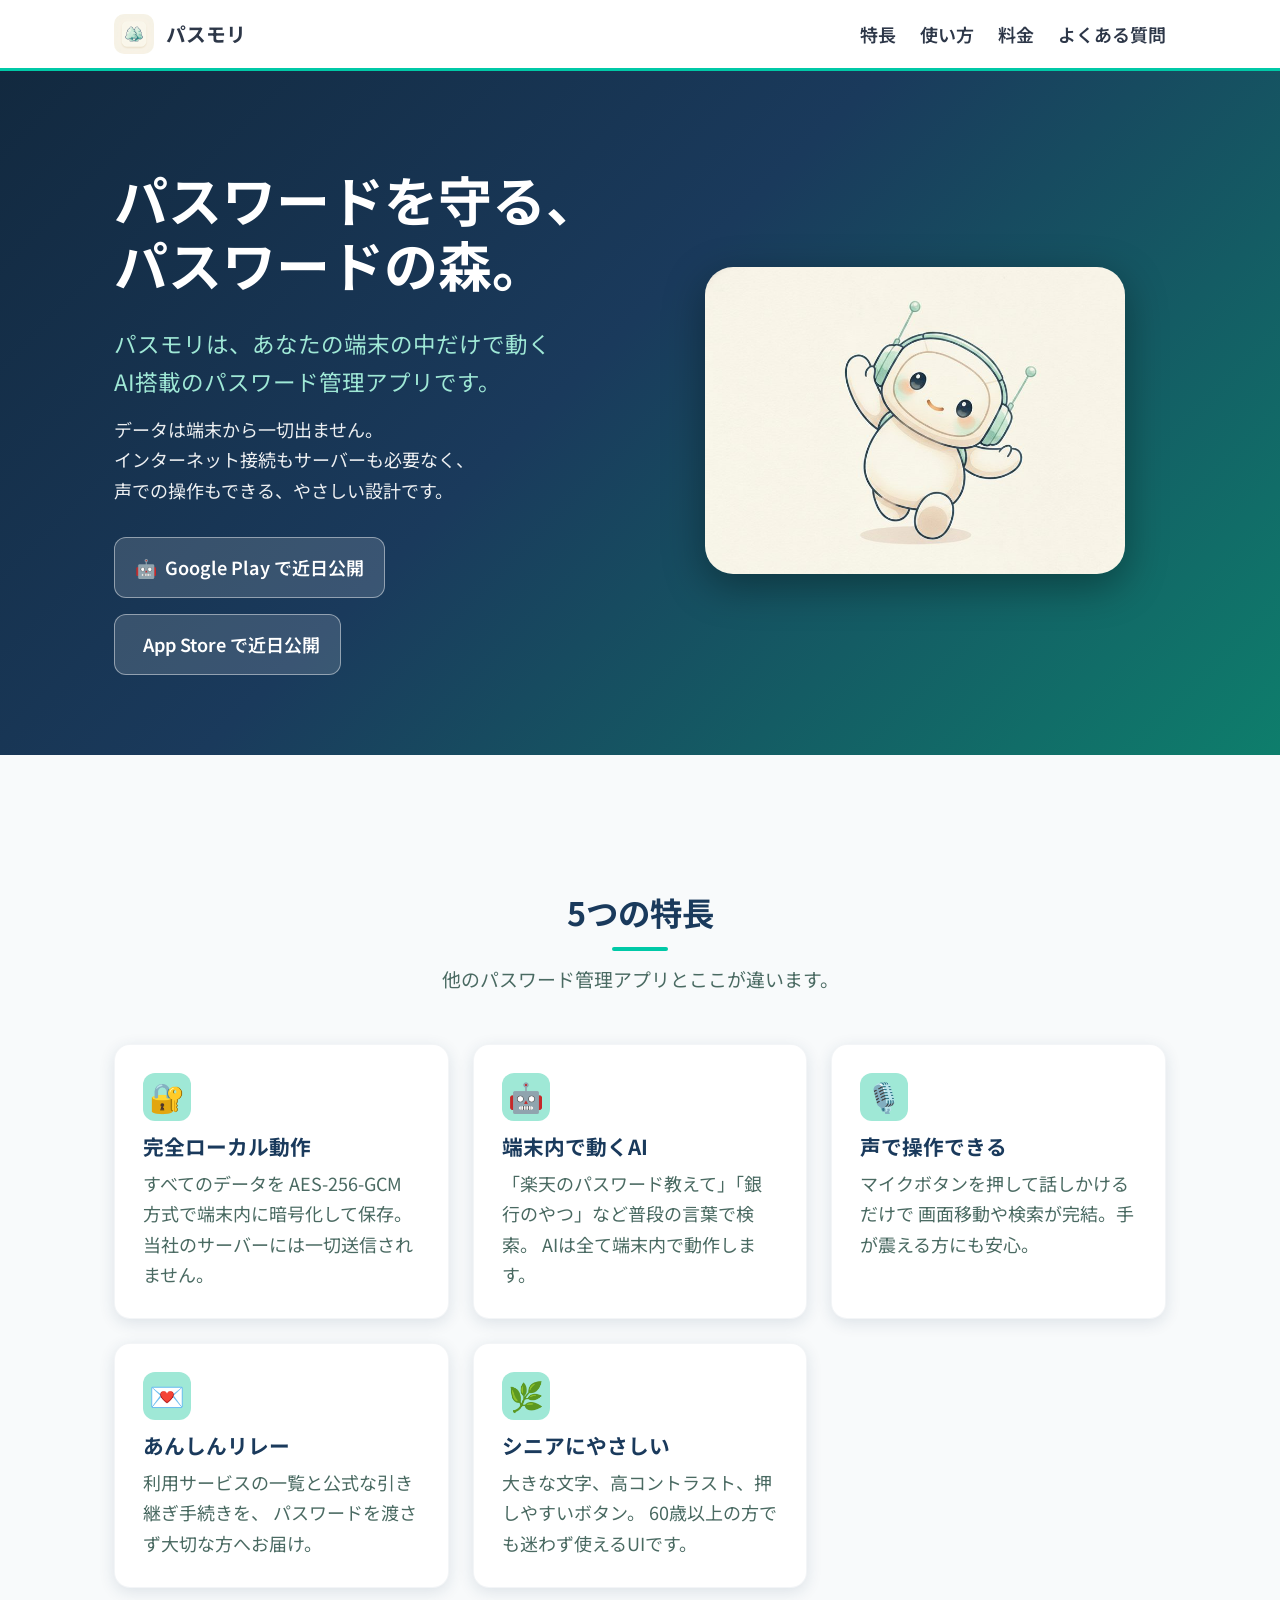
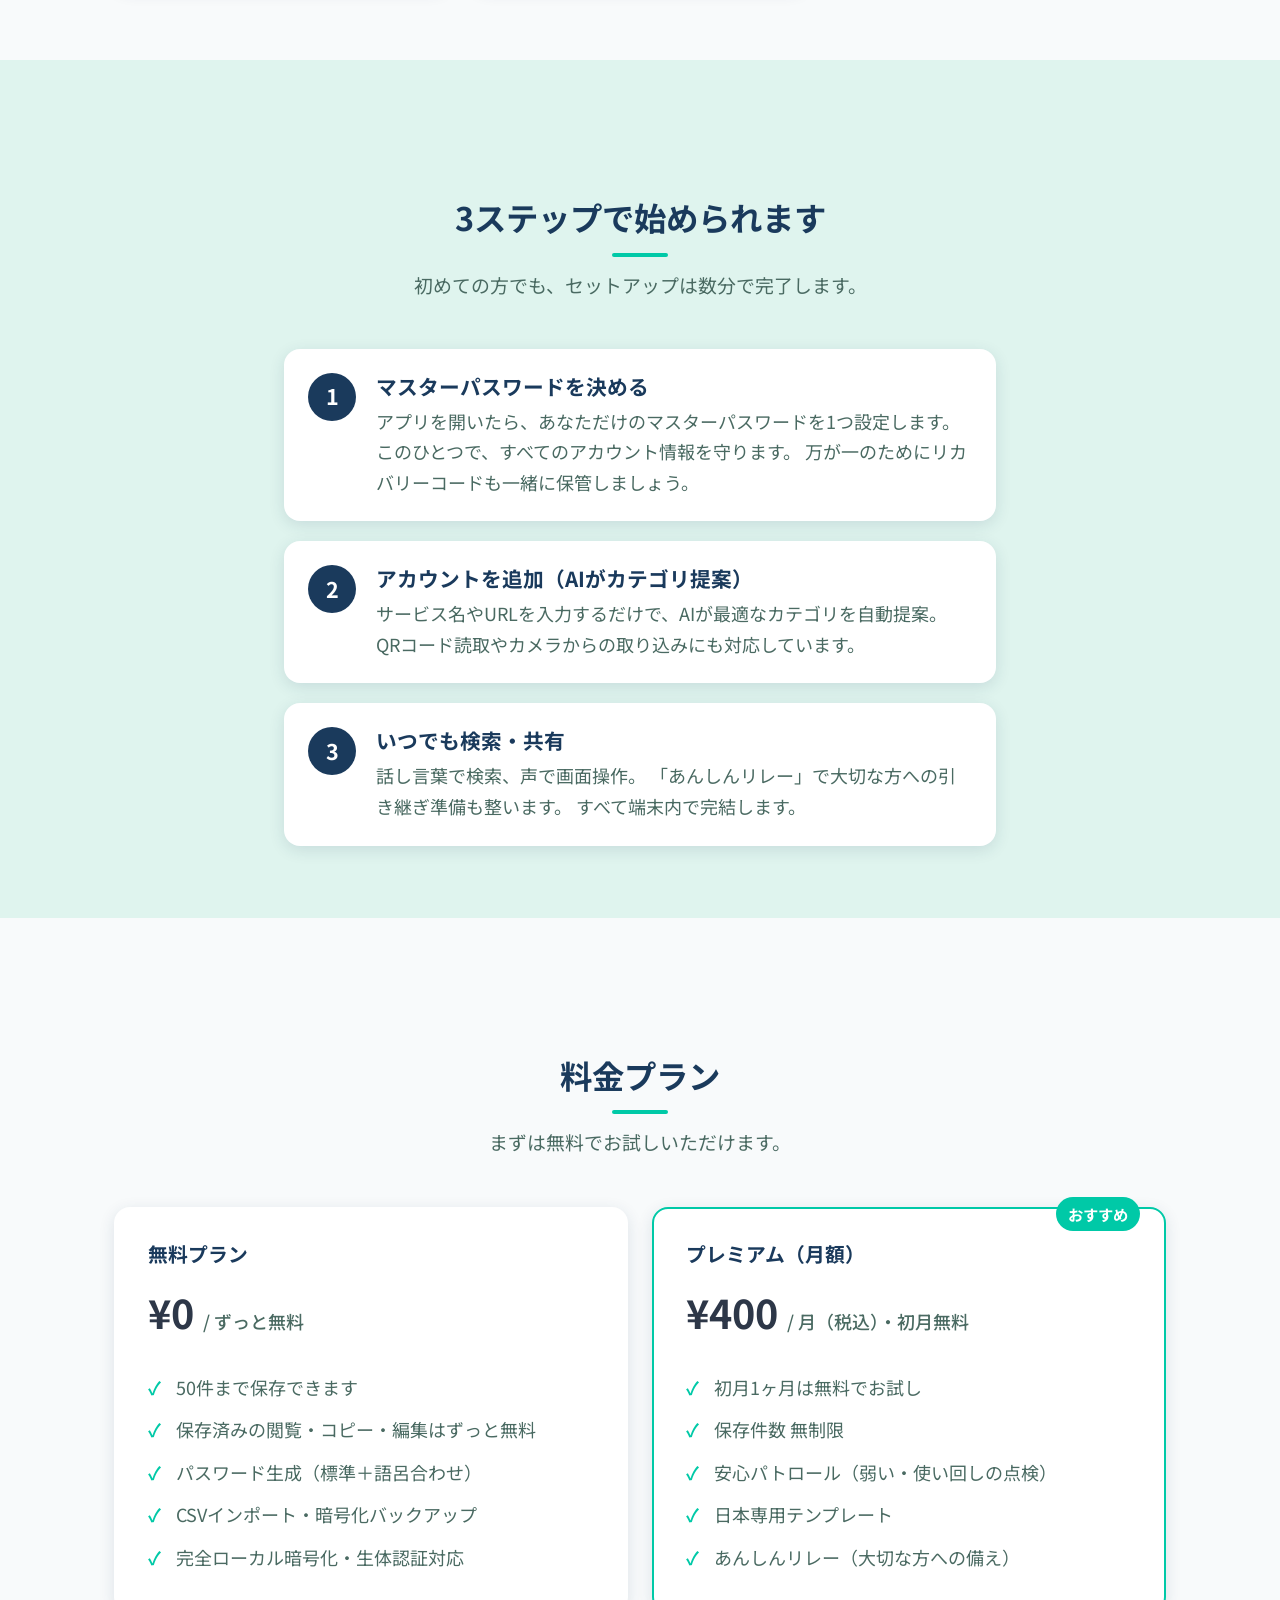
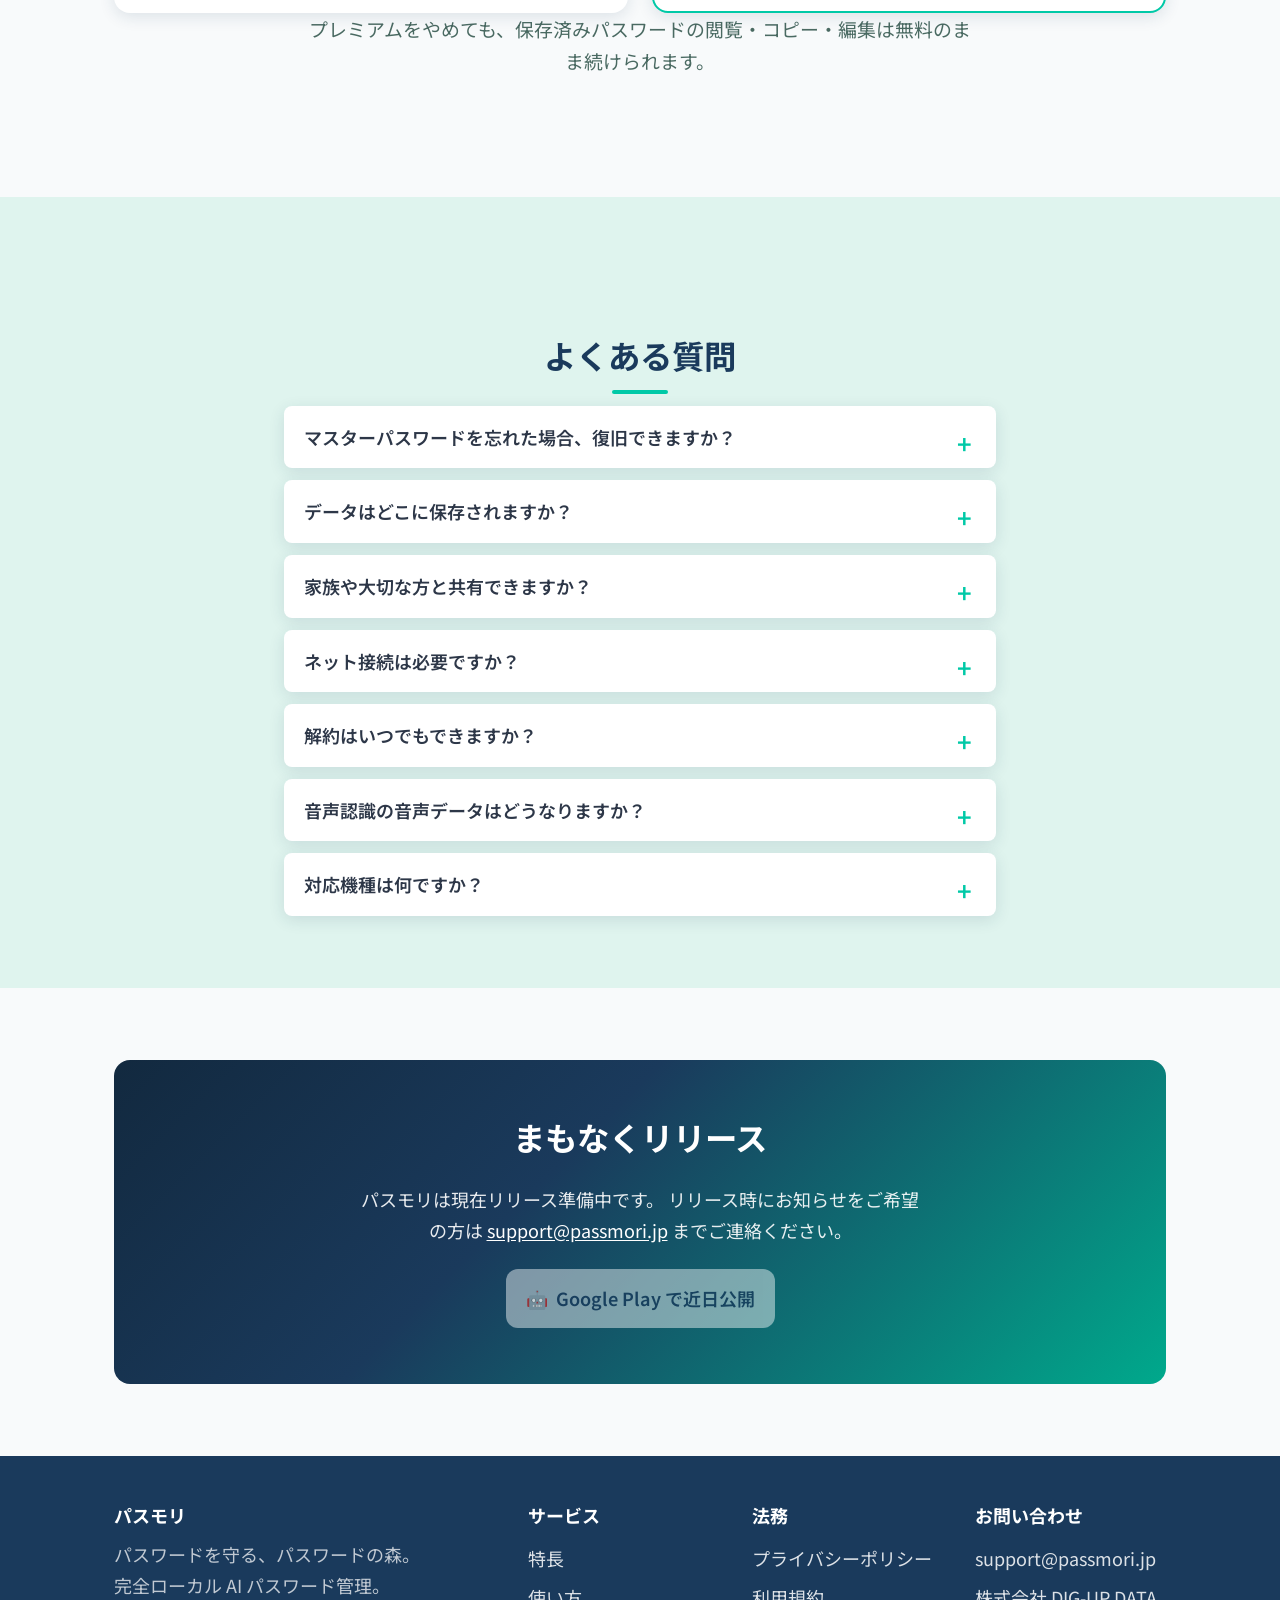
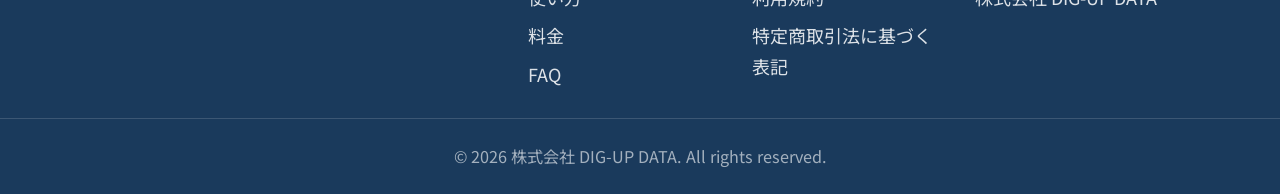
<file: index.html>
<!DOCTYPE html>
<html lang="ja">
<head>
<meta charset="UTF-8">
<meta name="viewport" content="width=device-width, initial-scale=1.0">
<title>パスモリ | 完全ローカルAIパスワード管理</title>
<meta name="description" content="パスモリは完全ローカルで動くAI搭載のパスワード管理アプリ。データは端末から一切出ません。声で操作でき、シニアにやさしい設計。">
<meta name="theme-color" content="#1A3A5C">

<!-- Open Graph -->
<meta property="og:title" content="パスモリ | 完全ローカルAIパスワード管理">
<meta property="og:description" content="パスワードを守る、パスワードの森。端末内だけで動くAI搭載パスワード管理。">
<meta property="og:type" content="website">
<meta property="og:url" content="https://passmori.jp/">
<meta property="og:image" content="https://passmori.jp/assets/lp/web/hero_robot.jpg">
<meta property="og:locale" content="ja_JP">

<!-- Twitter Card -->
<meta name="twitter:card" content="summary_large_image">
<meta name="twitter:title" content="パスモリ | 完全ローカルAIパスワード管理">
<meta name="twitter:description" content="パスワードを守る、パスワードの森。">
<meta name="twitter:image" content="https://passmori.jp/assets/lp/web/hero_robot.jpg">

<link rel="preconnect" href="https://fonts.googleapis.com">
<link rel="preconnect" href="https://fonts.gstatic.com" crossorigin>
<link rel="stylesheet" href="https://fonts.googleapis.com/css2?family=Noto+Sans+JP:wght@400;600;700&display=swap">
<link rel="stylesheet" href="assets/style.css">
<link rel="icon" href="assets/img/app-icon.jpg">
</head>
<body>

<!-- ============================================================
     Header
============================================================ -->
<header class="site-header">
  <div class="container">
    <a href="/" class="brand">
      <img src="assets/img/app-icon.jpg" alt="パスモリ ロゴ">
      <span class="brand-name">パスモリ</span>
    </a>
    <nav class="nav-links">
      <a href="#features">特長</a>
      <a href="#how">使い方</a>
      <a href="#pricing">料金</a>
      <a href="#faq">よくある質問</a>
    </nav>
  </div>
</header>

<!-- ============================================================
     Hero
============================================================ -->
<section class="hero">
  <div class="container">
    <div class="hero-copy">
      <h1>パスワードを守る、<br>パスワードの森。</h1>
      <p class="lead">
        パスモリは、あなたの端末の中だけで動く<br>
        AI搭載のパスワード管理アプリです。
      </p>
      <p>
        データは端末から一切出ません。<br>
        インターネット接続もサーバーも必要なく、<br>
        声での操作もできる、やさしい設計です。
      </p>
      <div class="badges">
        <a class="badge-store disabled" aria-disabled="true">
          <span>🤖</span>
          <span>Google Play で近日公開</span>
        </a>
        <a class="badge-store disabled" aria-disabled="true">
          <span></span>
          <span>App Store で近日公開</span>
        </a>
      </div>
    </div>
    <div class="hero-img">
      <img src="assets/lp/web/hero_robot.jpg" alt="パスモリのアシスタントロボット「パスもり」">
    </div>
  </div>
</section>

<!-- ============================================================
     Features
============================================================ -->
<section id="features">
  <div class="container">
    <h2 class="section-title">5つの特長</h2>
    <p class="section-lead">
      他のパスワード管理アプリとここが違います。
    </p>
    <div class="features">

      <div class="feature">
        <div class="icon">🔐</div>
        <h3>完全ローカル動作</h3>
        <p>
          すべてのデータを AES-256-GCM 方式で端末内に暗号化して保存。
          当社のサーバーには一切送信されません。
        </p>
      </div>

      <div class="feature">
        <div class="icon">🤖</div>
        <h3>端末内で動くAI</h3>
        <p>
          「楽天のパスワード教えて」「銀行のやつ」など普段の言葉で検索。
          AIは全て端末内で動作します。
        </p>
      </div>

      <div class="feature">
        <div class="icon">🎙️</div>
        <h3>声で操作できる</h3>
        <p>
          マイクボタンを押して話しかけるだけで
          画面移動や検索が完結。手が震える方にも安心。
        </p>
      </div>

      <div class="feature">
        <div class="icon">💌</div>
        <h3>あんしんリレー</h3>
        <p>
          利用サービスの一覧と公式な引き継ぎ手続きを、
          パスワードを渡さず大切な方へお届け。
        </p>
      </div>

      <div class="feature">
        <div class="icon">🌿</div>
        <h3>シニアにやさしい</h3>
        <p>
          大きな文字、高コントラスト、押しやすいボタン。
          60歳以上の方でも迷わず使えるUIです。
        </p>
      </div>

    </div>
  </div>
</section>

<!-- ============================================================
     How it works
============================================================ -->
<section id="how" style="background: var(--mint-pale);">
  <div class="container">
    <h2 class="section-title">3ステップで始められます</h2>
    <p class="section-lead">
      初めての方でも、セットアップは数分で完了します。
    </p>
    <div class="narrow">
      <div class="steps">

        <div class="step">
          <div>
            <h3>マスターパスワードを決める</h3>
            <p>
              アプリを開いたら、あなただけのマスターパスワードを1つ設定します。
              このひとつで、すべてのアカウント情報を守ります。
              万が一のためにリカバリーコードも一緒に保管しましょう。
            </p>
          </div>
        </div>

        <div class="step">
          <div>
            <h3>アカウントを追加（AIがカテゴリ提案）</h3>
            <p>
              サービス名やURLを入力するだけで、AIが最適なカテゴリを自動提案。
              QRコード読取やカメラからの取り込みにも対応しています。
            </p>
          </div>
        </div>

        <div class="step">
          <div>
            <h3>いつでも検索・共有</h3>
            <p>
              話し言葉で検索、声で画面操作。
              「あんしんリレー」で大切な方への引き継ぎ準備も整います。
              すべて端末内で完結します。
            </p>
          </div>
        </div>

      </div>
    </div>
  </div>
</section>

<!-- ============================================================
     Pricing
============================================================ -->
<section id="pricing">
  <div class="container">
    <h2 class="section-title">料金プラン</h2>
    <p class="section-lead">
      まずは無料でお試しいただけます。
    </p>
    <div class="pricing">

      <div class="price-card">
        <h3>無料プラン</h3>
        <div class="amount">¥0 <small>/ ずっと無料</small></div>
        <ul>
          <li>50件まで保存できます</li>
          <li>保存済みの閲覧・コピー・編集はずっと無料</li>
          <li>パスワード生成（標準＋語呂合わせ）</li>
          <li>CSVインポート・暗号化バックアップ</li>
          <li>完全ローカル暗号化・生体認証対応</li>
        </ul>
      </div>

      <div class="price-card recommended">
        <span class="ribbon">おすすめ</span>
        <h3>プレミアム（月額）</h3>
        <div class="amount">¥400 <small>/ 月（税込）・初月無料</small></div>
        <ul>
          <li>初月1ヶ月は無料でお試し</li>
          <li>保存件数 無制限</li>
          <li>安心パトロール（弱い・使い回しの点検）</li>
          <li>日本専用テンプレート</li>
          <li>あんしんリレー（大切な方への備え）</li>
        </ul>
      </div>

    </div>
    <p class="section-lead">
      プレミアムをやめても、保存済みパスワードの閲覧・コピー・編集は無料のまま続けられます。
    </p>
  </div>
</section>

<!-- ============================================================
     FAQ
============================================================ -->
<section id="faq" style="background: var(--mint-pale);">
  <div class="container narrow">
    <h2 class="section-title">よくある質問</h2>

    <div class="faq">

      <details>
        <summary>マスターパスワードを忘れた場合、復旧できますか？</summary>
        <p>
          設定時に発行される「リカバリーコード」を保管されていれば復旧できます。
          マスターパスワードとリカバリーコードをどちらも紛失された場合、
          技術的に復元することは当社でも不可能です（データは完全に端末内で
          暗号化されているため）。ご登録時に必ず安全な場所にメモしてください。
        </p>
      </details>

      <details>
        <summary>データはどこに保存されますか？</summary>
        <p>
          お客様の端末内にのみ暗号化して保存されます（AES-256-GCM方式）。
          当社のサーバーやクラウドには一切送信されません。
          アプリをアンインストールするとすべてのデータが消去されます。
        </p>
      </details>

      <details>
        <summary>家族や大切な方と共有できますか？</summary>
        <p>
          「あんしんリレー」機能で、パスワード本体を渡さずに
          「どのサービスを利用していたか」と「各サービスの公式な引き継ぎ手続き」を
          PDF・テキスト・印刷でお渡しできます。
          もしもの時の備えとしてご活用ください。
        </p>
      </details>

      <details>
        <summary>ネット接続は必要ですか？</summary>
        <p>
          アプリの動作にインターネット接続は不要です。
          AI検索・音声操作・カテゴリ推定もすべて端末内で動作します。
          接続が必要なのは、アプリのダウンロード時・購入時・各サービスの公式
          引き継ぎページへアクセスする時だけです。
        </p>
      </details>

      <details>
        <summary>解約はいつでもできますか？</summary>
        <p>
          はい。Google Play Store または App Store のサブスクリプション管理画面から
          いつでも解約できます。解約しても現在の課金期間が終了するまで
          有料機能を引き続きご利用いただけます。
        </p>
      </details>

      <details>
        <summary>音声認識の音声データはどうなりますか？</summary>
        <p>
          デフォルトの「標準モード」では、端末OSの音声認識機能（Google音声認識 /
          Apple Speech Framework）を経由してテキスト化します。
          設定画面で「完全オフラインモード」に切り替えると、音声データは端末外に
          一切送信されません（別途言語パックのダウンロードが必要）。
        </p>
      </details>

      <details>
        <summary>対応機種は何ですか？</summary>
        <p>
          まず Android 14 以降を対応予定です。iOS 版は Android の反響を見て
          リリースを判断します。シニア向け端末（らくらくスマートフォン等）
          でも動作するよう、軽量に設計されています。
        </p>
      </details>

    </div>
  </div>
</section>

<!-- ============================================================
     CTA
============================================================ -->
<section>
  <div class="container">
    <div class="cta">
      <h2>まもなくリリース</h2>
      <p>
        パスモリは現在リリース準備中です。
        リリース時にお知らせをご希望の方は
        <a href="mailto:support@passmori.jp" style="color: #fff; text-decoration: underline;">support@passmori.jp</a>
        までご連絡ください。
      </p>
      <a class="badge-store disabled" aria-disabled="true">
        <span>🤖</span>
        <span>Google Play で近日公開</span>
      </a>
    </div>
  </div>
</section>

<!-- ============================================================
     Footer
============================================================ -->
<footer class="site-footer">
  <div class="container">
    <div>
      <h4>パスモリ</h4>
      <p style="margin: 0; opacity: 0.85;">
        パスワードを守る、パスワードの森。<br>
        完全ローカル AI パスワード管理。
      </p>
    </div>
    <div>
      <h4>サービス</h4>
      <ul>
        <li><a href="#features">特長</a></li>
        <li><a href="#how">使い方</a></li>
        <li><a href="#pricing">料金</a></li>
        <li><a href="#faq">FAQ</a></li>
      </ul>
    </div>
    <div>
      <h4>法務</h4>
      <ul>
        <li><a href="privacy.html">プライバシーポリシー</a></li>
        <li><a href="terms.html">利用規約</a></li>
        <li><a href="commercial.html">特定商取引法に基づく表記</a></li>
      </ul>
    </div>
    <div>
      <h4>お問い合わせ</h4>
      <ul>
        <li><a href="mailto:support@passmori.jp">support@passmori.jp</a></li>
        <li>株式会社 DIG-UP DATA</li>
      </ul>
    </div>
  </div>
  <div class="footer-bottom">
    © 2026 株式会社 DIG-UP DATA. All rights reserved.
  </div>
</footer>

</body>
</html>
</file>
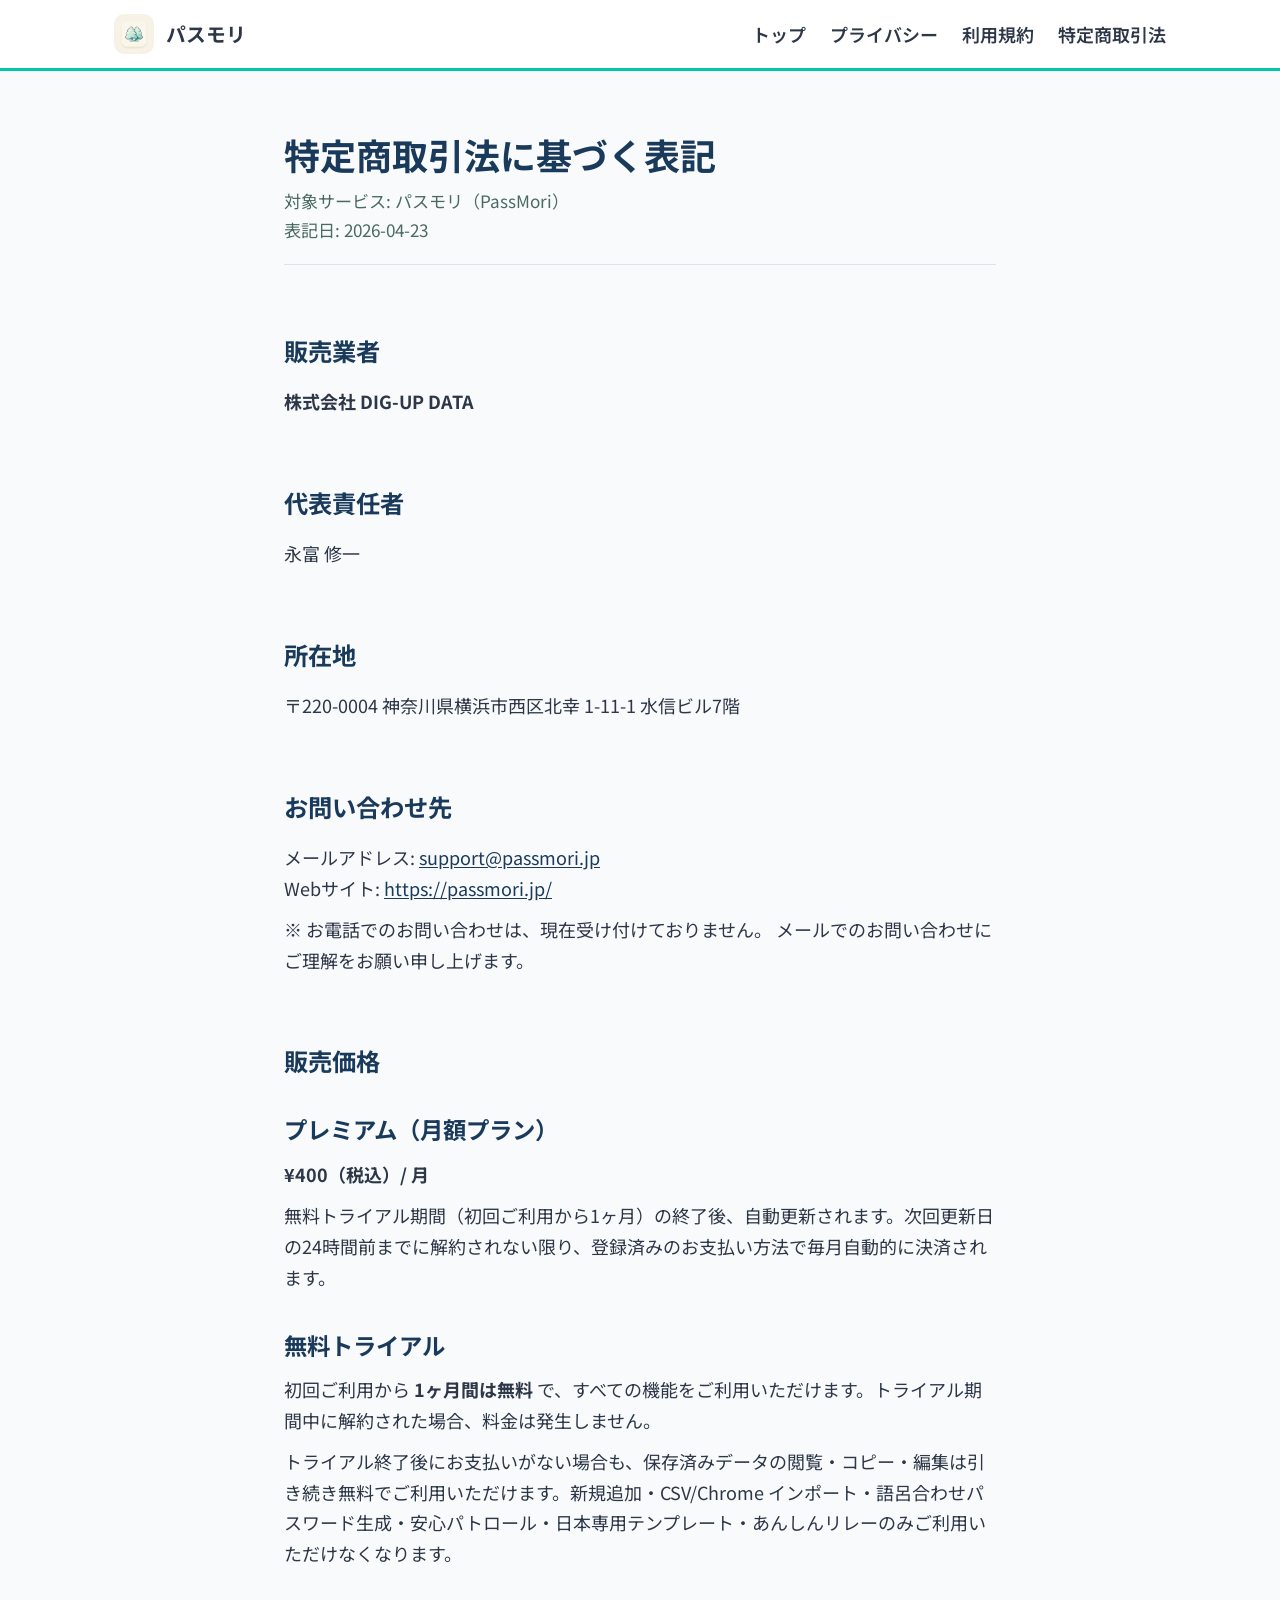
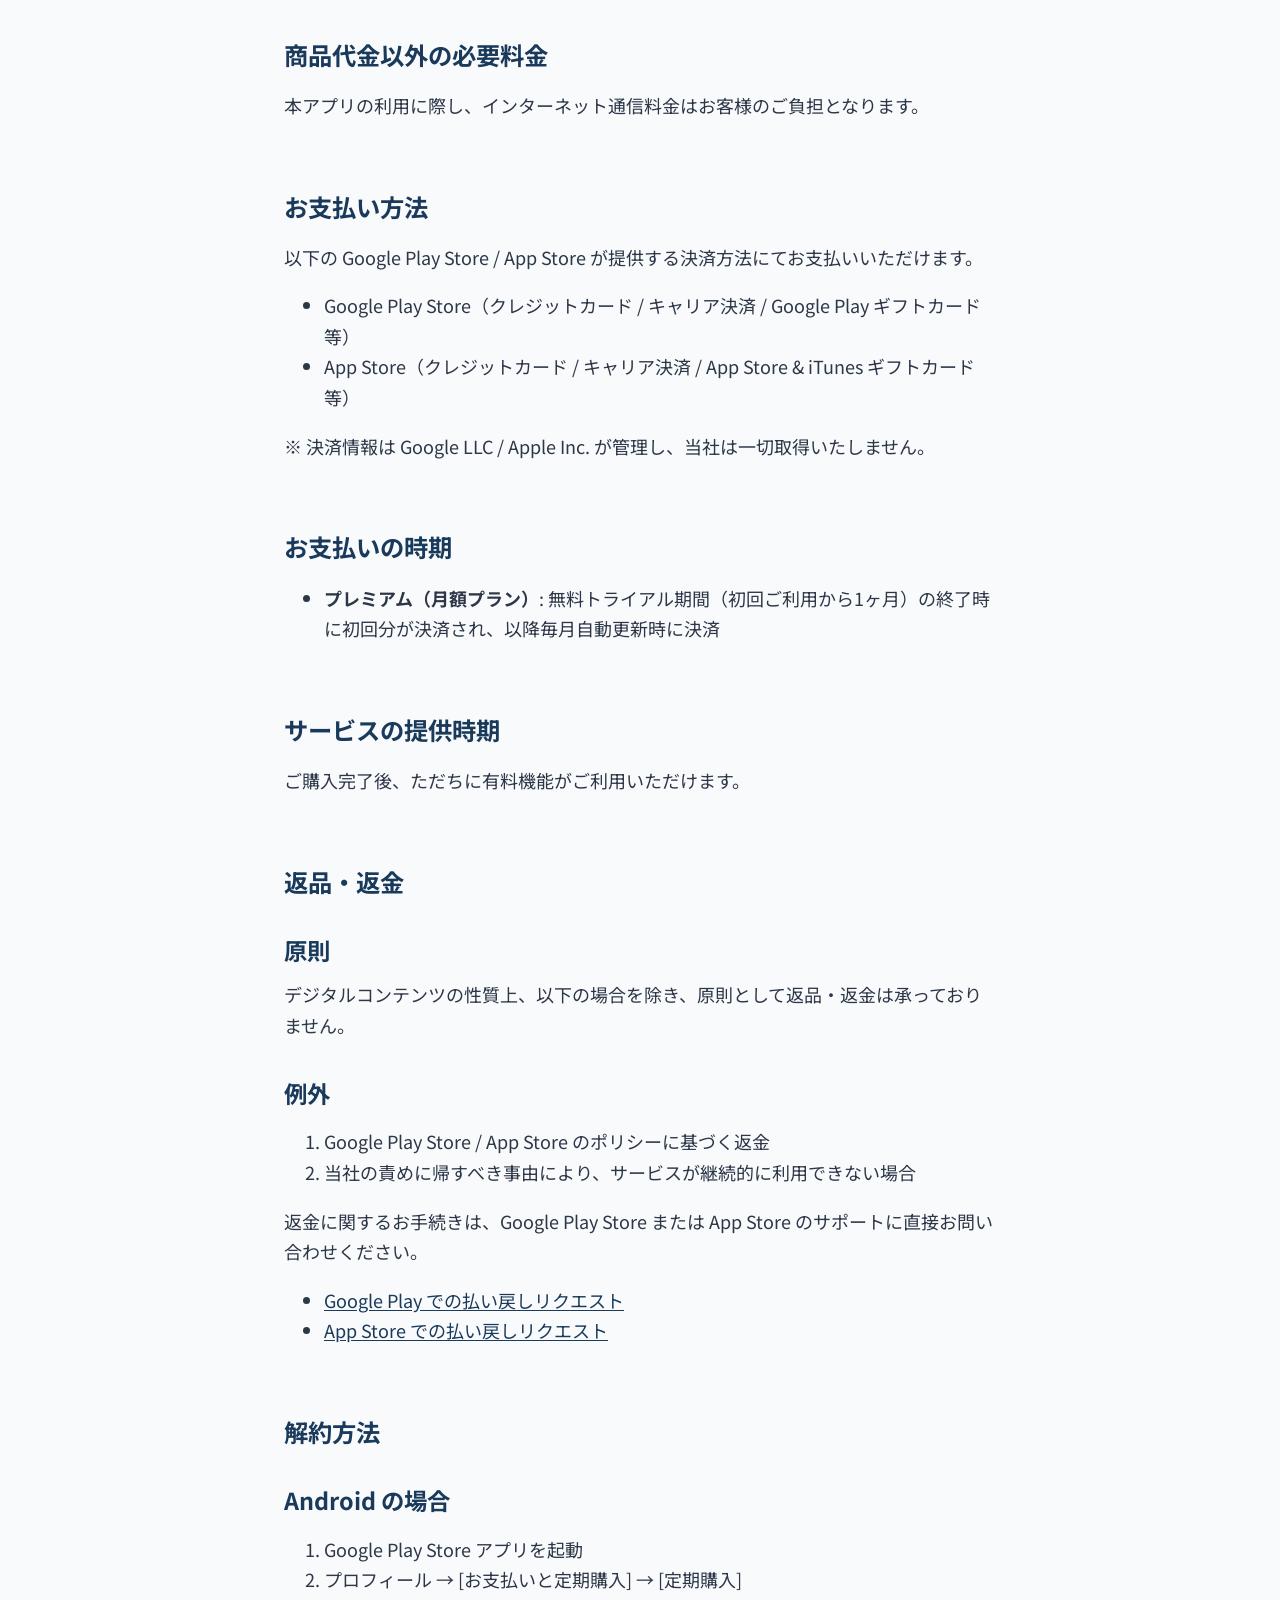
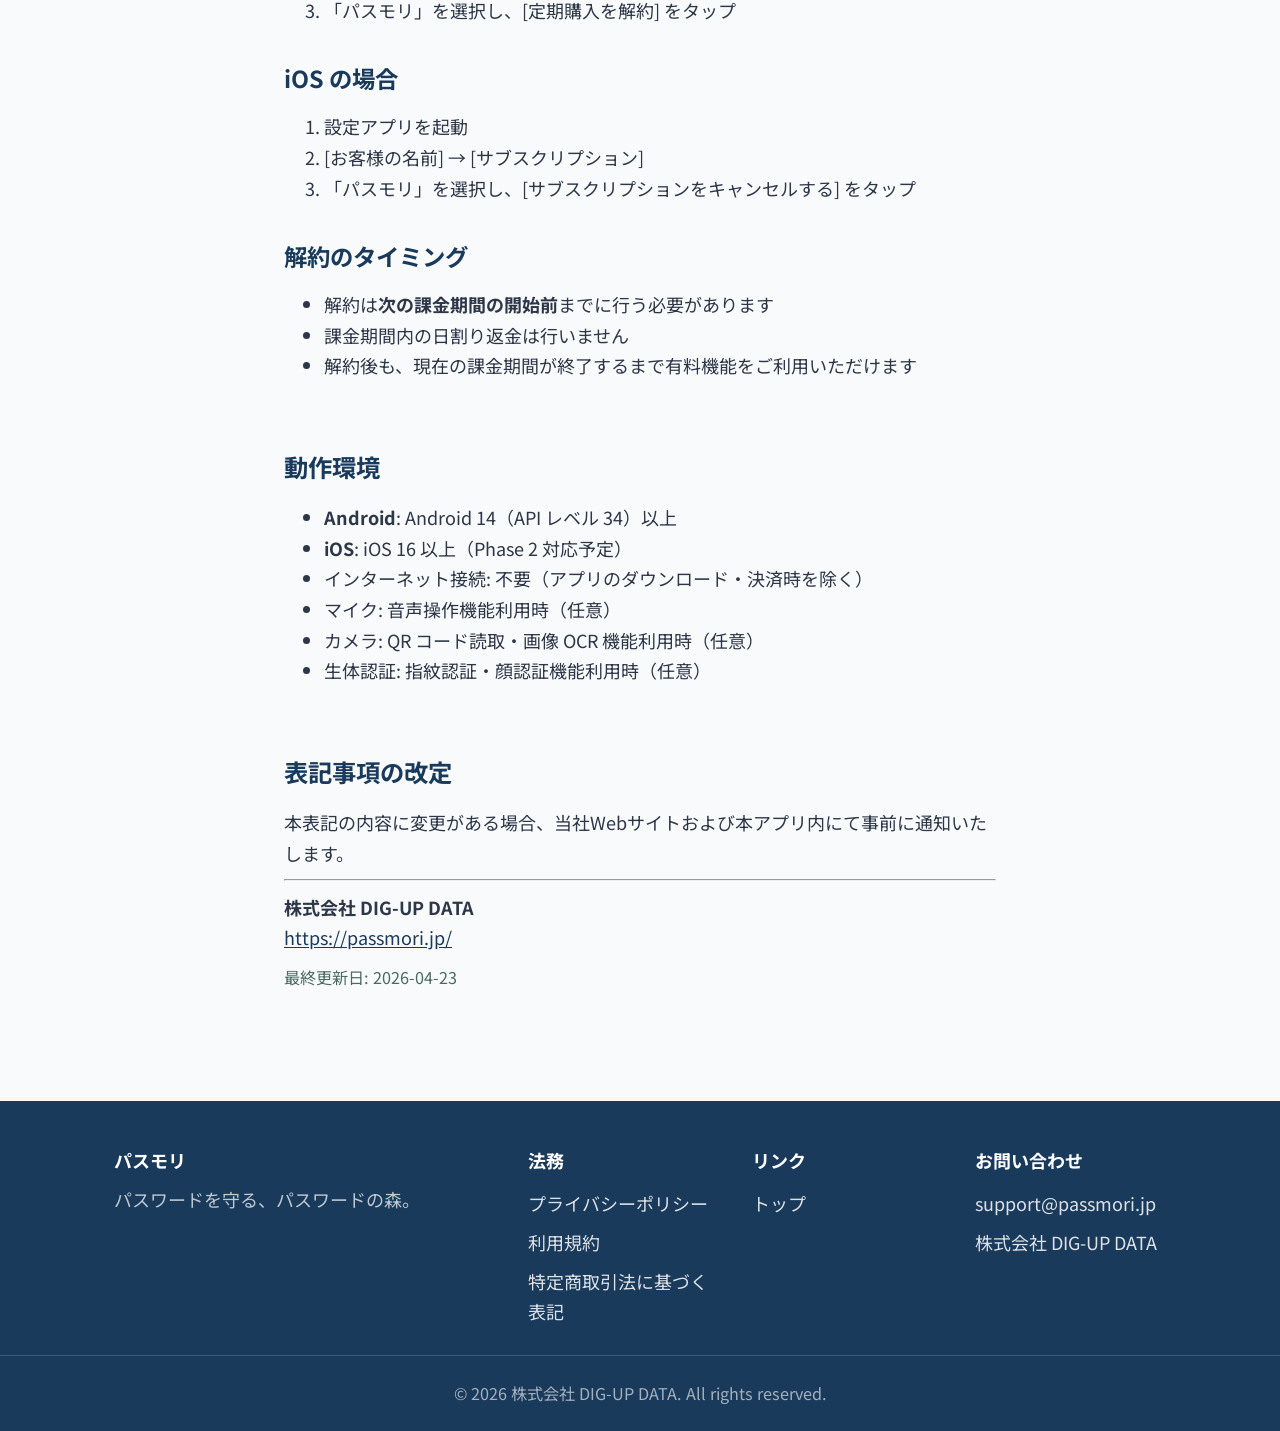
<file: commercial.html>
<!DOCTYPE html>
<html lang="ja">
<head>
<meta charset="UTF-8">
<meta name="viewport" content="width=device-width, initial-scale=1.0">
<title>特定商取引法に基づく表記 | パスモリ</title>
<meta name="description" content="パスモリの特定商取引法第11条に基づく通信販売表示。販売者情報・料金・解約方法。">
<meta name="theme-color" content="#4FC9A8">

<link rel="preconnect" href="https://fonts.googleapis.com">
<link rel="preconnect" href="https://fonts.gstatic.com" crossorigin>
<link rel="stylesheet" href="https://fonts.googleapis.com/css2?family=Noto+Sans+JP:wght@400;600;700&display=swap">
<link rel="stylesheet" href="assets/style.css">
<link rel="icon" href="assets/img/app-icon.jpg">
</head>
<body>

<header class="site-header">
  <div class="container">
    <a href="/" class="brand">
      <img src="assets/img/app-icon.jpg" alt="パスモリ ロゴ">
      <span class="brand-name">パスモリ</span>
    </a>
    <nav class="nav-links">
      <a href="/">トップ</a>
      <a href="privacy.html">プライバシー</a>
      <a href="terms.html">利用規約</a>
      <a href="commercial.html">特定商取引法</a>
    </nav>
  </div>
</header>

<main class="doc">
  <div class="narrow">

    <h1>特定商取引法に基づく表記</h1>
    <div class="doc-meta">
      対象サービス: パスモリ（PassMori）<br>
      表記日: 2026-04-23
    </div>

    <h2>販売業者</h2>
    <p><strong>株式会社 DIG-UP DATA</strong></p>

    <h2>代表責任者</h2>
    <p>永富 修一</p>

    <h2>所在地</h2>
    <p>〒220-0004 神奈川県横浜市西区北幸 1-11-1 水信ビル7階</p>

    <h2>お問い合わせ先</h2>
    <p>
      メールアドレス: <a href="mailto:support@passmori.jp">support@passmori.jp</a><br>
      Webサイト: <a href="https://passmori.jp/">https://passmori.jp/</a>
    </p>
    <p>
      ※ お電話でのお問い合わせは、現在受け付けておりません。
      メールでのお問い合わせにご理解をお願い申し上げます。
    </p>

    <h2>販売価格</h2>

    <h3>プレミアム（月額プラン）</h3>
    <p><strong>¥400（税込）/ 月</strong></p>
    <p>無料トライアル期間（初回ご利用から1ヶ月）の終了後、自動更新されます。次回更新日の24時間前までに解約されない限り、登録済みのお支払い方法で毎月自動的に決済されます。</p>

    <h3>無料トライアル</h3>
    <p>初回ご利用から <strong>1ヶ月間は無料</strong> で、すべての機能をご利用いただけます。トライアル期間中に解約された場合、料金は発生しません。</p>
    <p>トライアル終了後にお支払いがない場合も、保存済みデータの閲覧・コピー・編集は引き続き無料でご利用いただけます。新規追加・CSV/Chrome インポート・語呂合わせパスワード生成・安心パトロール・日本専用テンプレート・あんしんリレーのみご利用いただけなくなります。</p>

    <h2>商品代金以外の必要料金</h2>
    <p>本アプリの利用に際し、インターネット通信料金はお客様のご負担となります。</p>

    <h2>お支払い方法</h2>
    <p>以下の Google Play Store / App Store が提供する決済方法にてお支払いいただけます。</p>
    <ul>
      <li>Google Play Store（クレジットカード / キャリア決済 / Google Play ギフトカード等）</li>
      <li>App Store（クレジットカード / キャリア決済 / App Store & iTunes ギフトカード等）</li>
    </ul>
    <p>※ 決済情報は Google LLC / Apple Inc. が管理し、当社は一切取得いたしません。</p>

    <h2>お支払いの時期</h2>
    <ul>
      <li><strong>プレミアム（月額プラン）</strong>: 無料トライアル期間（初回ご利用から1ヶ月）の終了時に初回分が決済され、以降毎月自動更新時に決済</li>
    </ul>

    <h2>サービスの提供時期</h2>
    <p>ご購入完了後、ただちに有料機能がご利用いただけます。</p>

    <h2>返品・返金</h2>

    <h3>原則</h3>
    <p>デジタルコンテンツの性質上、以下の場合を除き、原則として返品・返金は承っておりません。</p>

    <h3>例外</h3>
    <ol>
      <li>Google Play Store / App Store のポリシーに基づく返金</li>
      <li>当社の責めに帰すべき事由により、サービスが継続的に利用できない場合</li>
    </ol>
    <p>返金に関するお手続きは、Google Play Store または App Store のサポートに直接お問い合わせください。</p>
    <ul>
      <li><a href="https://support.google.com/googleplay/answer/2479637" target="_blank" rel="noopener">Google Play での払い戻しリクエスト</a></li>
      <li><a href="https://support.apple.com/ja-jp/HT204084" target="_blank" rel="noopener">App Store での払い戻しリクエスト</a></li>
    </ul>

    <h2>解約方法</h2>

    <h3>Android の場合</h3>
    <ol>
      <li>Google Play Store アプリを起動</li>
      <li>プロフィール → [お支払いと定期購入] → [定期購入]</li>
      <li>「パスモリ」を選択し、[定期購入を解約] をタップ</li>
    </ol>

    <h3>iOS の場合</h3>
    <ol>
      <li>設定アプリを起動</li>
      <li>[お客様の名前] → [サブスクリプション]</li>
      <li>「パスモリ」を選択し、[サブスクリプションをキャンセルする] をタップ</li>
    </ol>

    <h3>解約のタイミング</h3>
    <ul>
      <li>解約は<strong>次の課金期間の開始前</strong>までに行う必要があります</li>
      <li>課金期間内の日割り返金は行いません</li>
      <li>解約後も、現在の課金期間が終了するまで有料機能をご利用いただけます</li>
    </ul>

    <h2>動作環境</h2>
    <ul>
      <li><strong>Android</strong>: Android 14（API レベル 34）以上</li>
      <li><strong>iOS</strong>: iOS 16 以上（Phase 2 対応予定）</li>
      <li>インターネット接続: 不要（アプリのダウンロード・決済時を除く）</li>
      <li>マイク: 音声操作機能利用時（任意）</li>
      <li>カメラ: QR コード読取・画像 OCR 機能利用時（任意）</li>
      <li>生体認証: 指紋認証・顔認証機能利用時（任意）</li>
    </ul>

    <h2>表記事項の改定</h2>
    <p>本表記の内容に変更がある場合、当社Webサイトおよび本アプリ内にて事前に通知いたします。</p>

    <hr>
    <p>
      <strong>株式会社 DIG-UP DATA</strong><br>
      <a href="https://passmori.jp/">https://passmori.jp/</a>
    </p>
    <p style="color: var(--ink-soft); font-size: 0.9rem;">最終更新日: 2026-04-23</p>

  </div>
</main>

<footer class="site-footer">
  <div class="container">
    <div>
      <h4>パスモリ</h4>
      <p style="margin: 0; opacity: 0.85;">パスワードを守る、パスワードの森。</p>
    </div>
    <div>
      <h4>法務</h4>
      <ul>
        <li><a href="privacy.html">プライバシーポリシー</a></li>
        <li><a href="terms.html">利用規約</a></li>
        <li><a href="commercial.html">特定商取引法に基づく表記</a></li>
      </ul>
    </div>
    <div>
      <h4>リンク</h4>
      <ul>
        <li><a href="/">トップ</a></li>
      </ul>
    </div>
    <div>
      <h4>お問い合わせ</h4>
      <ul>
        <li><a href="mailto:support@passmori.jp">support@passmori.jp</a></li>
        <li>株式会社 DIG-UP DATA</li>
      </ul>
    </div>
  </div>
  <div class="footer-bottom">
    © 2026 株式会社 DIG-UP DATA. All rights reserved.
  </div>
</footer>

</body>
</html>
</file>
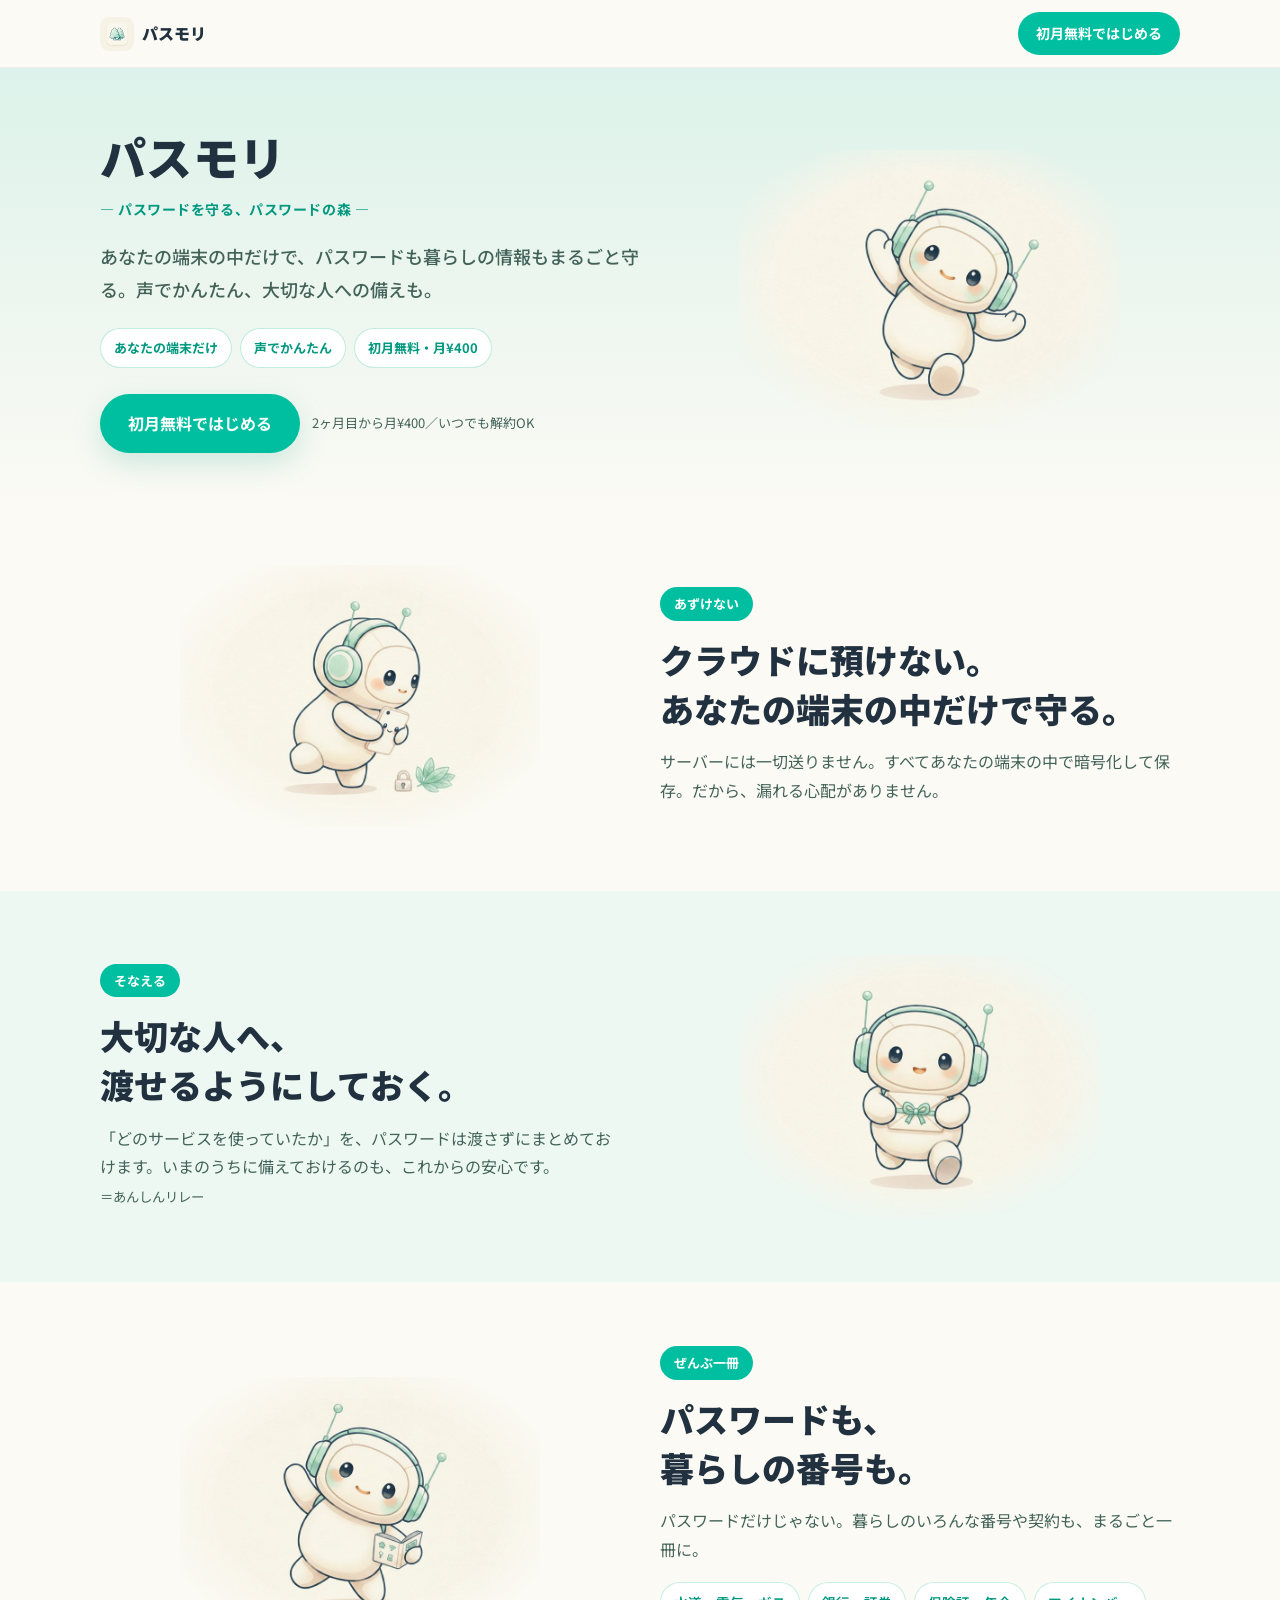
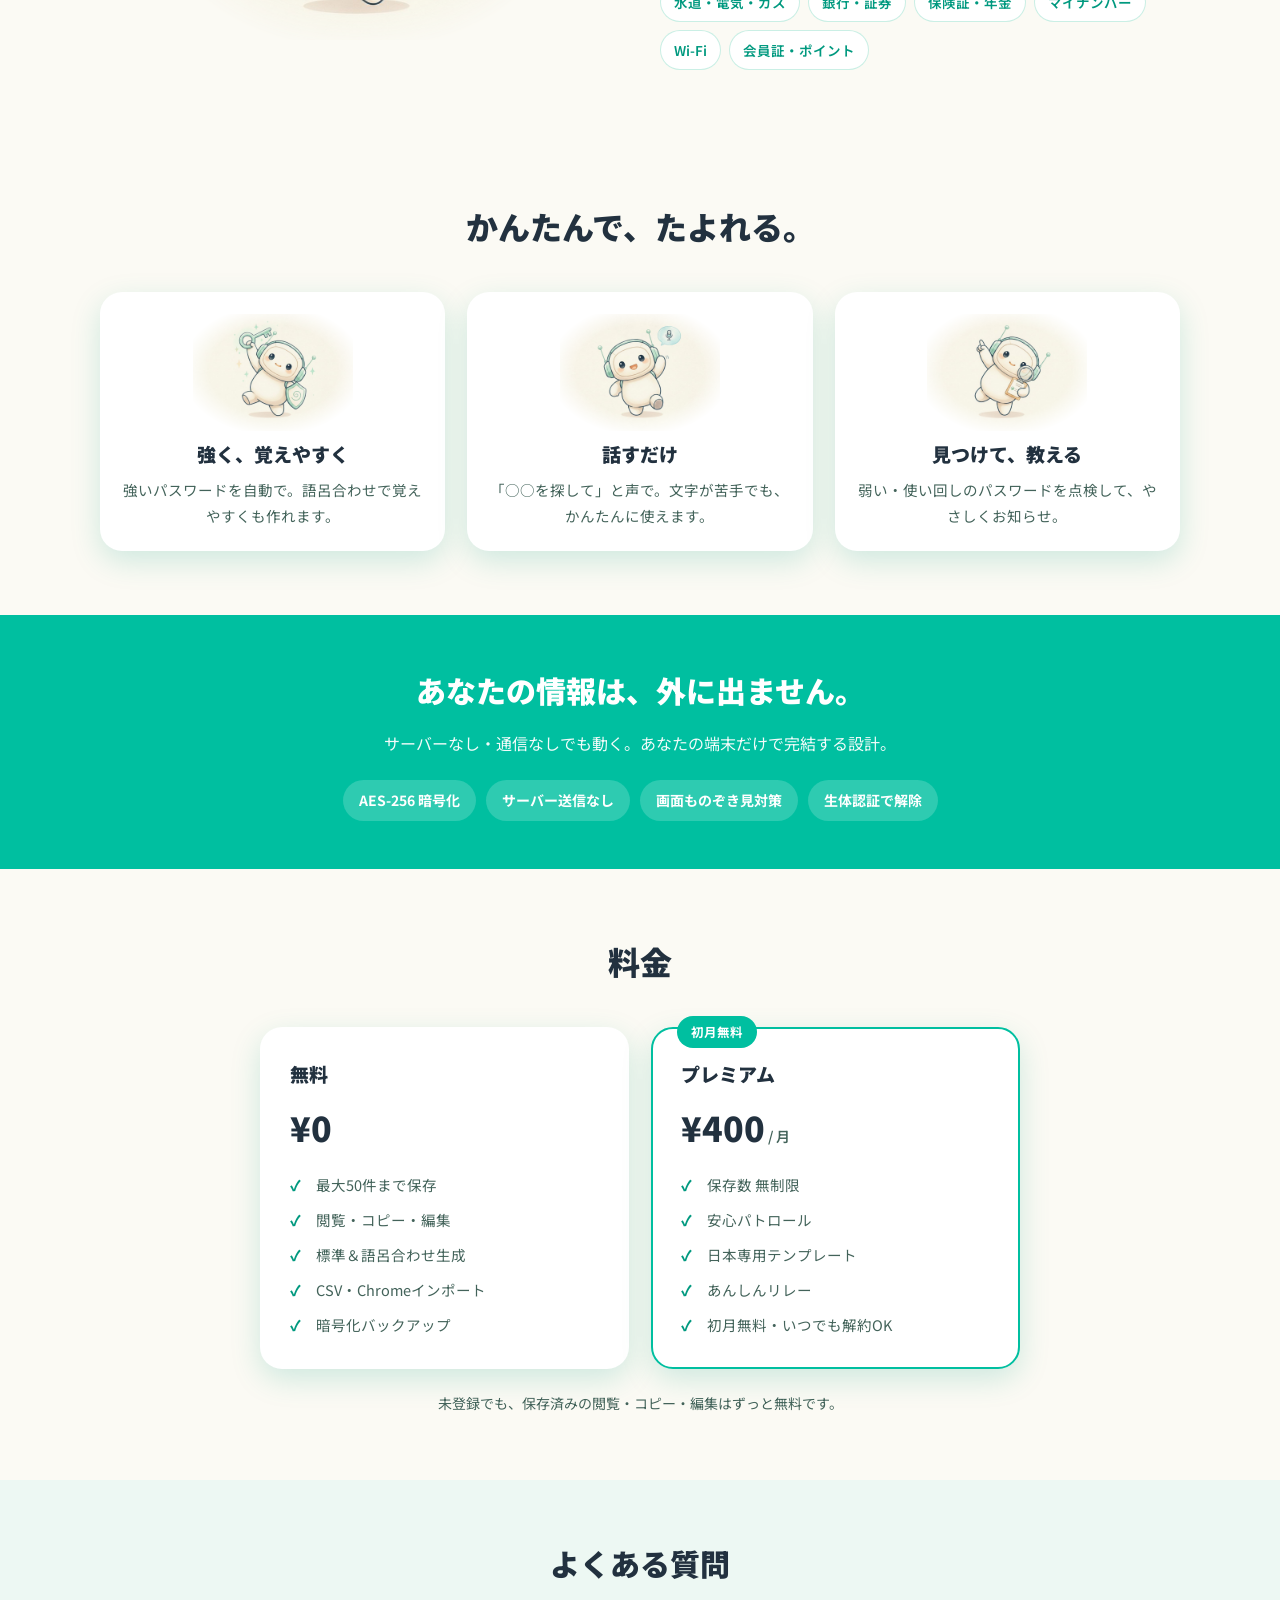
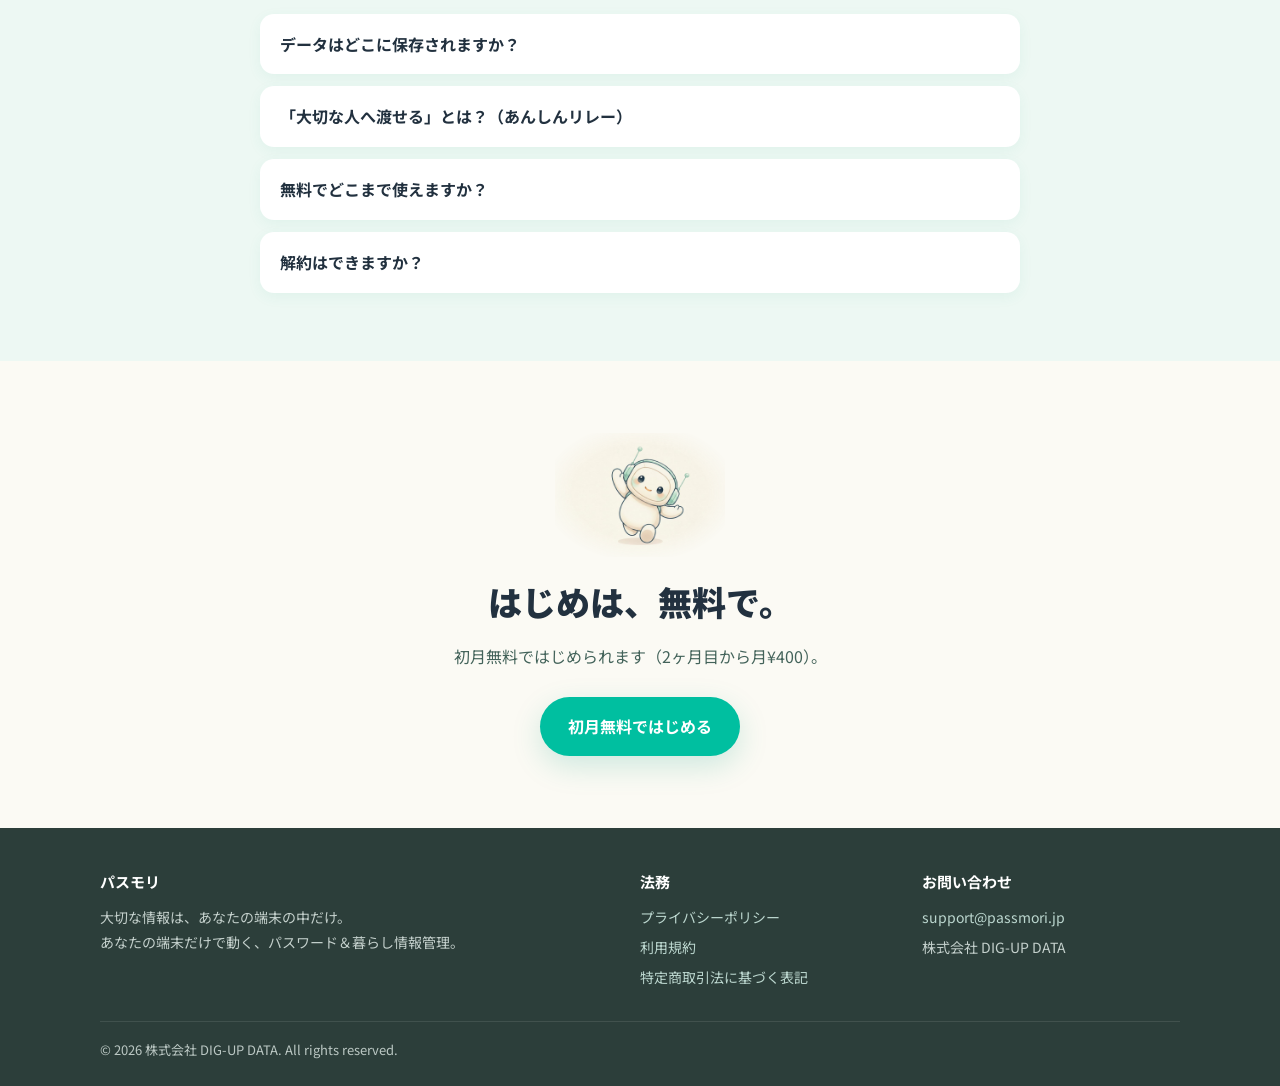
<file: lp.html>
<!DOCTYPE html>
<html lang="ja">
<head>
<meta charset="UTF-8">
<meta name="viewport" content="width=device-width, initial-scale=1.0">
<title>パスモリ｜大切な情報は、あなたの端末の中だけ。</title>
<meta name="description" content="パスモリは、あなたの端末の中だけで動くパスワード＆暮らし情報管理アプリ。データはあなたの端末の外に出ません。声でかんたん、もしもの備えに大切な人へ。初月無料・月¥400。">
<meta name="theme-color" content="#00BFA0">
<meta property="og:title" content="パスモリ｜大切な情報は、あなたの端末の中だけ。">
<meta property="og:description" content="あなたの端末の中だけ。パスワードも暮らしの番号もまるごと一冊。声でかんたん、大切な人へ備えも。">
<meta property="og:type" content="website">
<meta property="og:url" content="https://passmori.jp/lp.html">
<meta property="og:image" content="https://passmori.jp/assets/lp/web/hero_robot.jpg">
<meta property="og:locale" content="ja_JP">
<link rel="preconnect" href="https://fonts.googleapis.com">
<link rel="preconnect" href="https://fonts.gstatic.com" crossorigin>
<link rel="stylesheet" href="https://fonts.googleapis.com/css2?family=Noto+Sans+JP:wght@400;500;700;900&display=swap">
<link rel="icon" href="assets/img/app-icon.jpg">
<style>
  :root{
    --teal:#00BFA0; --teal-d:#00997F; --ink:#22313F; --ink-2:#43635A;
    --cream:#FBFAF4; --mint:#DCF2EA; --mint-2:#EDF8F3; --white:#fff;
    --navy:#1A3A5C;
    --radius:22px; --shadow:0 10px 30px rgba(0,153,127,.18);
  }
  *{box-sizing:border-box;margin:0;padding:0}
  html{scroll-behavior:smooth}
  body{font-family:"Noto Sans JP",system-ui,sans-serif;color:var(--ink);
    background:var(--cream);line-height:1.8;-webkit-font-smoothing:antialiased}
  img{max-width:100%;display:block}
  .wrap{width:min(1080px,92%);margin:0 auto}
  a{color:inherit}
  /* header */
  header.site{position:sticky;top:0;z-index:50;background:rgba(251,250,244,.9);
    backdrop-filter:blur(8px);border-bottom:1px solid rgba(0,0,0,.05)}
  header.site .wrap{display:flex;align-items:center;justify-content:space-between;
    padding:12px 0}
  .brand{display:flex;align-items:center;gap:8px;font-weight:900;text-decoration:none;
    color:var(--ink)}
  .brand img{width:34px;height:34px;border-radius:9px}
  header .cta-mini{background:var(--teal);color:#fff;text-decoration:none;
    font-weight:700;padding:9px 18px;border-radius:999px;font-size:14px}
  /* hero */
  .hero{background:linear-gradient(180deg,var(--mint) 0%,var(--cream) 100%)}
  .hero .wrap{display:grid;grid-template-columns:1.05fr .95fr;gap:24px;align-items:center;
    padding:56px 0 48px}
  .hero h1{font-size:clamp(28px,4.4vw,46px);line-height:1.4;font-weight:900;
    letter-spacing:.01em}
  .brand-title{font-size:clamp(44px,8vw,78px);font-weight:900;letter-spacing:.05em;
    line-height:1.1;color:var(--ink)}
  .brand-concept{margin-top:8px;color:var(--teal-d);font-weight:700;font-size:14px;
    letter-spacing:.04em}
  .hero .subtitle{margin-top:18px;font-size:clamp(15px,2vw,18px);color:var(--ink-2);
    font-weight:500;line-height:1.85}
  .hero .pills{margin-top:22px;display:flex;flex-wrap:wrap;gap:8px}
  .pill{background:#fff;border:1px solid rgba(79,201,168,.35);color:var(--teal-d);
    font-weight:700;font-size:13px;padding:7px 13px;border-radius:999px}
  .cta-row{margin-top:26px;display:flex;flex-wrap:wrap;gap:12px;align-items:center}
  .btn{background:var(--teal);color:#fff;text-decoration:none;font-weight:700;
    padding:15px 28px;border-radius:999px;box-shadow:var(--shadow);font-size:16px}
  .btn:hover{background:var(--teal-d)}
  .note{font-size:13px;color:var(--ink-2)}
  .hero-img{display:flex;justify-content:center}
  .hero-img img{width:min(380px,90%)}
  /* feather illustration edges so they blend into the page (no hard rectangle) */
  .hero-img img,.col-img img,.card img,.final img{
    -webkit-mask-image:radial-gradient(ellipse 72% 70% at 50% 48%,#000 56%,transparent 80%);
    mask-image:radial-gradient(ellipse 72% 70% at 50% 48%,#000 56%,transparent 80%);
  }
  /* feature rows (big image + short words) */
  .row{padding:64px 0}
  .row .wrap{display:grid;grid-template-columns:1fr 1fr;gap:40px;align-items:center}
  .row.alt{background:var(--mint-2)}
  .row.alt .wrap{direction:rtl}
  .row.alt .col-text{direction:ltr}
  .row .col-img img{width:min(360px,86%);margin:0 auto}
  .kicker{display:inline-block;background:var(--teal);color:#fff;font-weight:700;
    font-size:13px;padding:5px 14px;border-radius:999px;margin-bottom:14px}
  .row h2{font-size:clamp(24px,3.2vw,34px);font-weight:900;line-height:1.45}
  .row p{margin-top:14px;font-size:16px;color:var(--ink-2)}
  .chips{margin-top:18px;display:flex;flex-wrap:wrap;gap:8px}
  .chip{background:#fff;border:1px solid rgba(79,201,168,.3);color:var(--teal-d);
    font-weight:600;font-size:13.5px;padding:7px 13px;border-radius:999px}
  /* 3-up feature grid */
  .grid-sec{padding:64px 0;background:var(--cream)}
  .grid-sec h2.center{text-align:center;font-size:clamp(24px,3.2vw,32px);font-weight:900}
  .grid{margin-top:36px;display:grid;grid-template-columns:repeat(3,1fr);gap:22px}
  .card{background:#fff;border-radius:var(--radius);padding:22px;text-align:center;
    box-shadow:var(--shadow)}
  .card img{width:160px;margin:0 auto 6px}
  .card h3{font-size:19px;font-weight:900}
  .card p{margin-top:6px;font-size:14.5px;color:var(--ink-2)}
  /* trust strip */
  .trust{background:var(--teal);color:#fff;padding:48px 0;text-align:center}
  .trust h2{font-size:clamp(22px,3vw,30px);font-weight:900}
  .trust p{margin-top:12px;opacity:.95}
  .trust .mini{margin-top:22px;display:flex;justify-content:center;flex-wrap:wrap;gap:10px}
  .trust .mini span{background:rgba(255,255,255,.18);border-radius:999px;
    padding:8px 16px;font-weight:700;font-size:14px}
  /* pricing */
  .pricing{padding:64px 0}
  .pricing h2.center{text-align:center;font-size:clamp(24px,3.2vw,32px);font-weight:900}
  .plans{margin-top:36px;display:grid;grid-template-columns:1fr 1fr;gap:22px;
    max-width:760px;margin-left:auto;margin-right:auto}
  .plan{background:#fff;border-radius:var(--radius);padding:28px;box-shadow:var(--shadow);
    border:2px solid transparent}
  .plan.reco{border-color:var(--teal);position:relative}
  .plan .tag{position:absolute;top:-13px;left:24px;background:var(--teal);color:#fff;
    font-weight:700;font-size:12.5px;padding:5px 14px;border-radius:999px}
  .plan h3{font-size:19px;font-weight:900}
  .plan .amt{font-size:34px;font-weight:900;margin:6px 0 2px}
  .plan .amt small{font-size:14px;color:var(--ink-2);font-weight:600}
  .plan ul{list-style:none;margin-top:14px;display:grid;gap:9px}
  .plan li{padding-left:26px;position:relative;font-size:14.5px;color:var(--ink-2)}
  .plan li::before{content:"✓";position:absolute;left:0;color:var(--teal-d);font-weight:900}
  .pricing .foot{text-align:center;margin-top:22px;font-size:14px;color:var(--ink-2)}
  /* faq */
  .faq{padding:56px 0;background:var(--mint-2)}
  .faq h2.center{text-align:center;font-size:clamp(22px,3vw,30px);font-weight:900;margin-bottom:24px}
  .faq .wrap{max-width:760px}
  details{background:#fff;border-radius:14px;padding:16px 20px;margin-bottom:12px;
    box-shadow:0 4px 14px rgba(54,166,136,.07)}
  summary{font-weight:700;cursor:pointer;list-style:none}
  summary::-webkit-details-marker{display:none}
  details p{margin-top:10px;font-size:14.5px;color:var(--ink-2)}
  /* final cta */
  .final{padding:72px 0;text-align:center}
  .final img{width:170px;margin:0 auto 14px}
  .final h2{font-size:clamp(24px,3.4vw,34px);font-weight:900}
  .final p{margin-top:10px;color:var(--ink-2)}
  /* footer */
  footer.site{background:#2C3E3A;color:#dfeae6;padding:40px 0 24px;font-size:14px}
  footer.site .cols{display:grid;grid-template-columns:2fr 1fr 1fr;gap:24px}
  footer.site h4{color:#fff;margin-bottom:10px;font-size:15px}
  footer.site a{color:#bcd7cf;text-decoration:none;display:block;margin:5px 0}
  footer.site a:hover{color:#fff}
  .copy{margin-top:26px;padding-top:16px;border-top:1px solid rgba(255,255,255,.12);
    opacity:.8;font-size:13px}
  @media(max-width:760px){
    .hero .wrap,.row .wrap,.grid,.plans,footer.site .cols{grid-template-columns:1fr}
    .hero .wrap{text-align:center}.hero-img{order:-1}
    .row.alt .wrap{direction:ltr}
    .nav-hide{display:none}
  }
</style>
</head>
<body>

<header class="site">
  <div class="wrap">
    <a class="brand" href="/"><img src="assets/img/app-icon.jpg" alt="パスモリ">パスモリ</a>
    <a class="cta-mini" href="#price">初月無料ではじめる</a>
  </div>
</header>

<!-- HERO -->
<section class="hero">
  <div class="wrap">
    <div class="hero-copy">
      <h1 class="brand-title">パスモリ</h1>
      <p class="brand-concept">— パスワードを守る、パスワードの森 —</p>
      <p class="subtitle">あなたの端末の中だけで、パスワードも暮らしの情報もまるごと守る。声でかんたん、大切な人への備えも。</p>
      <div class="pills">
        <span class="pill">あなたの端末だけ</span>
        <span class="pill">声でかんたん</span>
        <span class="pill">初月無料・月¥400</span>
      </div>
      <div class="cta-row">
        <a class="btn" href="#price">初月無料ではじめる</a>
        <span class="note">2ヶ月目から月¥400／いつでも解約OK</span>
      </div>
    </div>
    <div class="hero-img">
      <img src="assets/lp/web/hero_robot.jpg" alt="パスもり アシスタント" width="380">
    </div>
  </div>
</section>

<!-- A: 守る -->
<section class="row">
  <div class="wrap">
    <div class="col-img"><img src="assets/lp/web/feat_local.jpg" alt="あなたの端末の中だけで守る"></div>
    <div class="col-text">
      <span class="kicker">あずけない</span>
      <h2>クラウドに預けない。<br>あなたの端末の中だけで守る。</h2>
      <p>サーバーには一切送りません。すべてあなたの端末の中で暗号化して保存。だから、漏れる心配がありません。</p>
    </div>
  </div>
</section>

<!-- B: 伝える -->
<section class="row alt">
  <div class="wrap">
    <div class="col-img"><img src="assets/lp/web/feat_relay.jpg" alt="大切な人へ渡せる"></div>
    <div class="col-text">
      <span class="kicker">そなえる</span>
      <h2>大切な人へ、<br>渡せるようにしておく。</h2>
      <p>「どのサービスを使っていたか」を、パスワードは渡さずにまとめておけます。いまのうちに備えておけるのも、これからの安心です。<br><small>＝あんしんリレー</small></p>
    </div>
  </div>
</section>

<!-- C: まるごと -->
<section class="row">
  <div class="wrap">
    <div class="col-img"><img src="assets/lp/web/feat_all.jpg" alt="暮らしの情報もまるごと一冊"></div>
    <div class="col-text">
      <span class="kicker">ぜんぶ一冊</span>
      <h2>パスワードも、<br>暮らしの番号も。</h2>
      <p>パスワードだけじゃない。暮らしのいろんな番号や契約も、まるごと一冊に。</p>
      <div class="chips">
        <span class="chip">水道・電気・ガス</span>
        <span class="chip">銀行・証券</span>
        <span class="chip">保険証・年金</span>
        <span class="chip">マイナンバー</span>
        <span class="chip">Wi-Fi</span>
        <span class="chip">会員証・ポイント</span>
      </div>
    </div>
  </div>
</section>

<!-- 3-up features -->
<section class="grid-sec">
  <div class="wrap">
    <h2 class="center">かんたんで、たよれる。</h2>
    <div class="grid">
      <div class="card">
        <img src="assets/lp/web/feat_create.jpg" alt="強いパスワードを作る">
        <h3>強く、覚えやすく</h3>
        <p>強いパスワードを自動で。語呂合わせで覚えやすくも作れます。</p>
      </div>
      <div class="card">
        <img src="assets/lp/web/feat_voice.jpg" alt="声でかんたん">
        <h3>話すだけ</h3>
        <p>「○○を探して」と声で。文字が苦手でも、かんたんに使えます。</p>
      </div>
      <div class="card">
        <img src="assets/lp/web/feat_patrol.jpg" alt="安心パトロール">
        <h3>見つけて、教える</h3>
        <p>弱い・使い回しのパスワードを点検して、やさしくお知らせ。</p>
      </div>
    </div>
  </div>
</section>

<!-- trust -->
<section class="trust">
  <div class="wrap">
    <h2>あなたの情報は、外に出ません。</h2>
    <p>サーバーなし・通信なしでも動く。あなたの端末だけで完結する設計。</p>
    <div class="mini">
      <span>AES-256 暗号化</span>
      <span>サーバー送信なし</span>
      <span>画面ものぞき見対策</span>
      <span>生体認証で解除</span>
    </div>
  </div>
</section>

<!-- pricing -->
<section class="pricing" id="price">
  <div class="wrap">
    <h2 class="center">料金</h2>
    <div class="plans">
      <div class="plan">
        <h3>無料</h3>
        <div class="amt">¥0</div>
        <ul>
          <li>最大50件まで保存</li>
          <li>閲覧・コピー・編集</li>
          <li>標準＆語呂合わせ生成</li>
          <li>CSV・Chromeインポート</li>
          <li>暗号化バックアップ</li>
        </ul>
      </div>
      <div class="plan reco">
        <span class="tag">初月無料</span>
        <h3>プレミアム</h3>
        <div class="amt">¥400<small> / 月</small></div>
        <ul>
          <li>保存数 無制限</li>
          <li>安心パトロール</li>
          <li>日本専用テンプレート</li>
          <li>あんしんリレー</li>
          <li>初月無料・いつでも解約OK</li>
        </ul>
      </div>
    </div>
    <p class="foot">未登録でも、保存済みの閲覧・コピー・編集はずっと無料です。</p>
  </div>
</section>

<!-- faq -->
<section class="faq">
  <div class="wrap">
    <h2 class="center">よくある質問</h2>
    <details><summary>データはどこに保存されますか？</summary>
      <p>すべてあなたの端末の中だけに、暗号化して保存されます。当社のサーバーやクラウドには一切送信されません。</p></details>
    <details><summary>「大切な人へ渡せる」とは？（あんしんリレー）</summary>
      <p>もしもの時にそなえて、「どのサービスを使っていたか」をまとめて用意しておける機能です。パスワードそのものは渡しません。自動で勝手に送られることもなく、渡すのはあなたの意思で行えます。</p></details>
    <details><summary>無料でどこまで使えますか？</summary>
      <p>最大50件まで保存でき、閲覧・コピー・編集、標準＆語呂合わせ生成、CSV/Chromeインポート、暗号化バックアップが使えます。50件を超える保存や、安心パトロール・テンプレート・あんしんリレーはプレミアムです。</p></details>
    <details><summary>解約はできますか？</summary>
      <p>はい。ストアのサブスクリプション管理からいつでも解約できます。初月は無料です。</p></details>
  </div>
</section>

<!-- final cta -->
<section class="final">
  <div class="wrap">
    <img src="assets/lp/web/hero_robot.jpg" alt="パスもり">
    <h2>はじめは、無料で。</h2>
    <p>初月無料ではじめられます（2ヶ月目から月¥400）。</p>
    <div class="cta-row" style="justify-content:center">
      <a class="btn" href="#price">初月無料ではじめる</a>
    </div>
  </div>
</section>

<footer class="site">
  <div class="wrap">
    <div class="cols">
      <div>
        <h4>パスモリ</h4>
        <p style="opacity:.85;margin:0">大切な情報は、あなたの端末の中だけ。<br>あなたの端末だけで動く、パスワード＆暮らし情報管理。</p>
      </div>
      <div>
        <h4>法務</h4>
        <a href="privacy.html">プライバシーポリシー</a>
        <a href="terms.html">利用規約</a>
        <a href="commercial.html">特定商取引法に基づく表記</a>
      </div>
      <div>
        <h4>お問い合わせ</h4>
        <a href="mailto:support@passmori.jp">support@passmori.jp</a>
        <span style="opacity:.85">株式会社 DIG-UP DATA</span>
      </div>
    </div>
    <div class="copy">© 2026 株式会社 DIG-UP DATA. All rights reserved.</div>
  </div>
</footer>

</body>
</html>
</file>
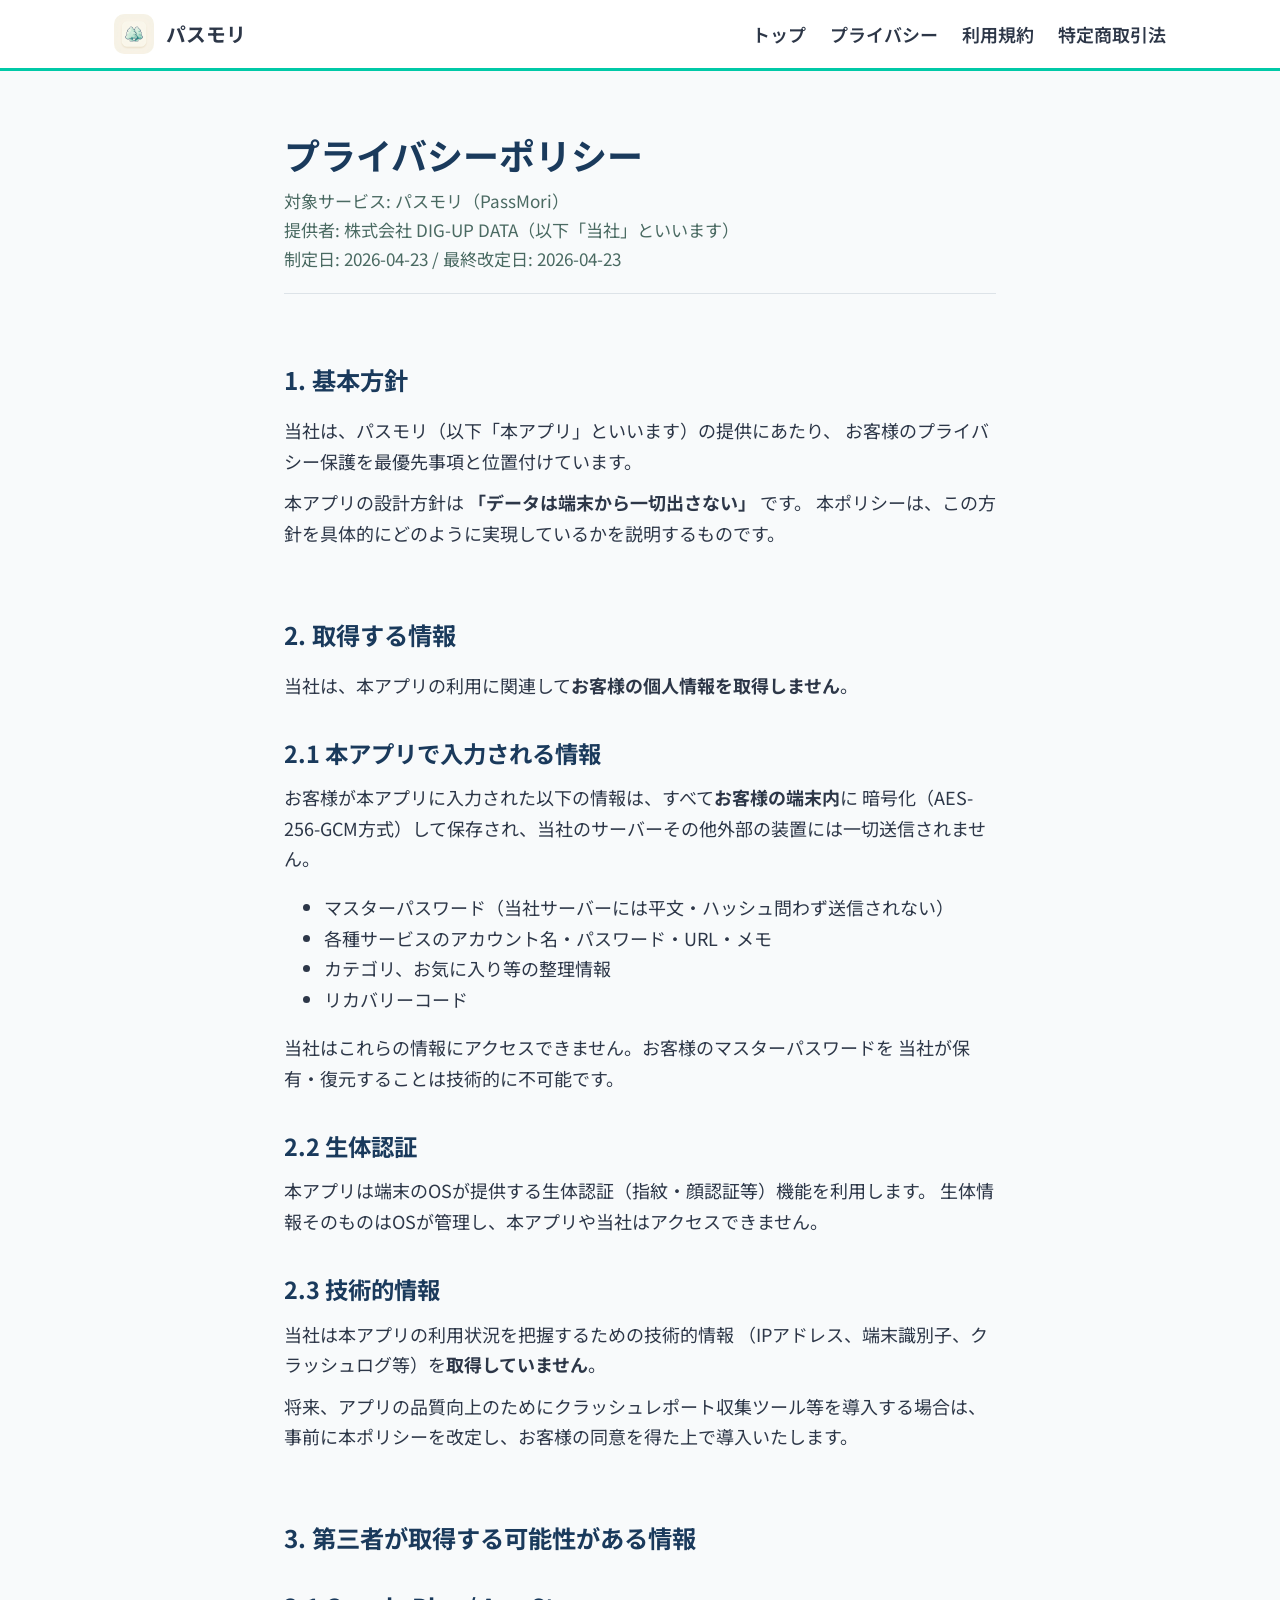
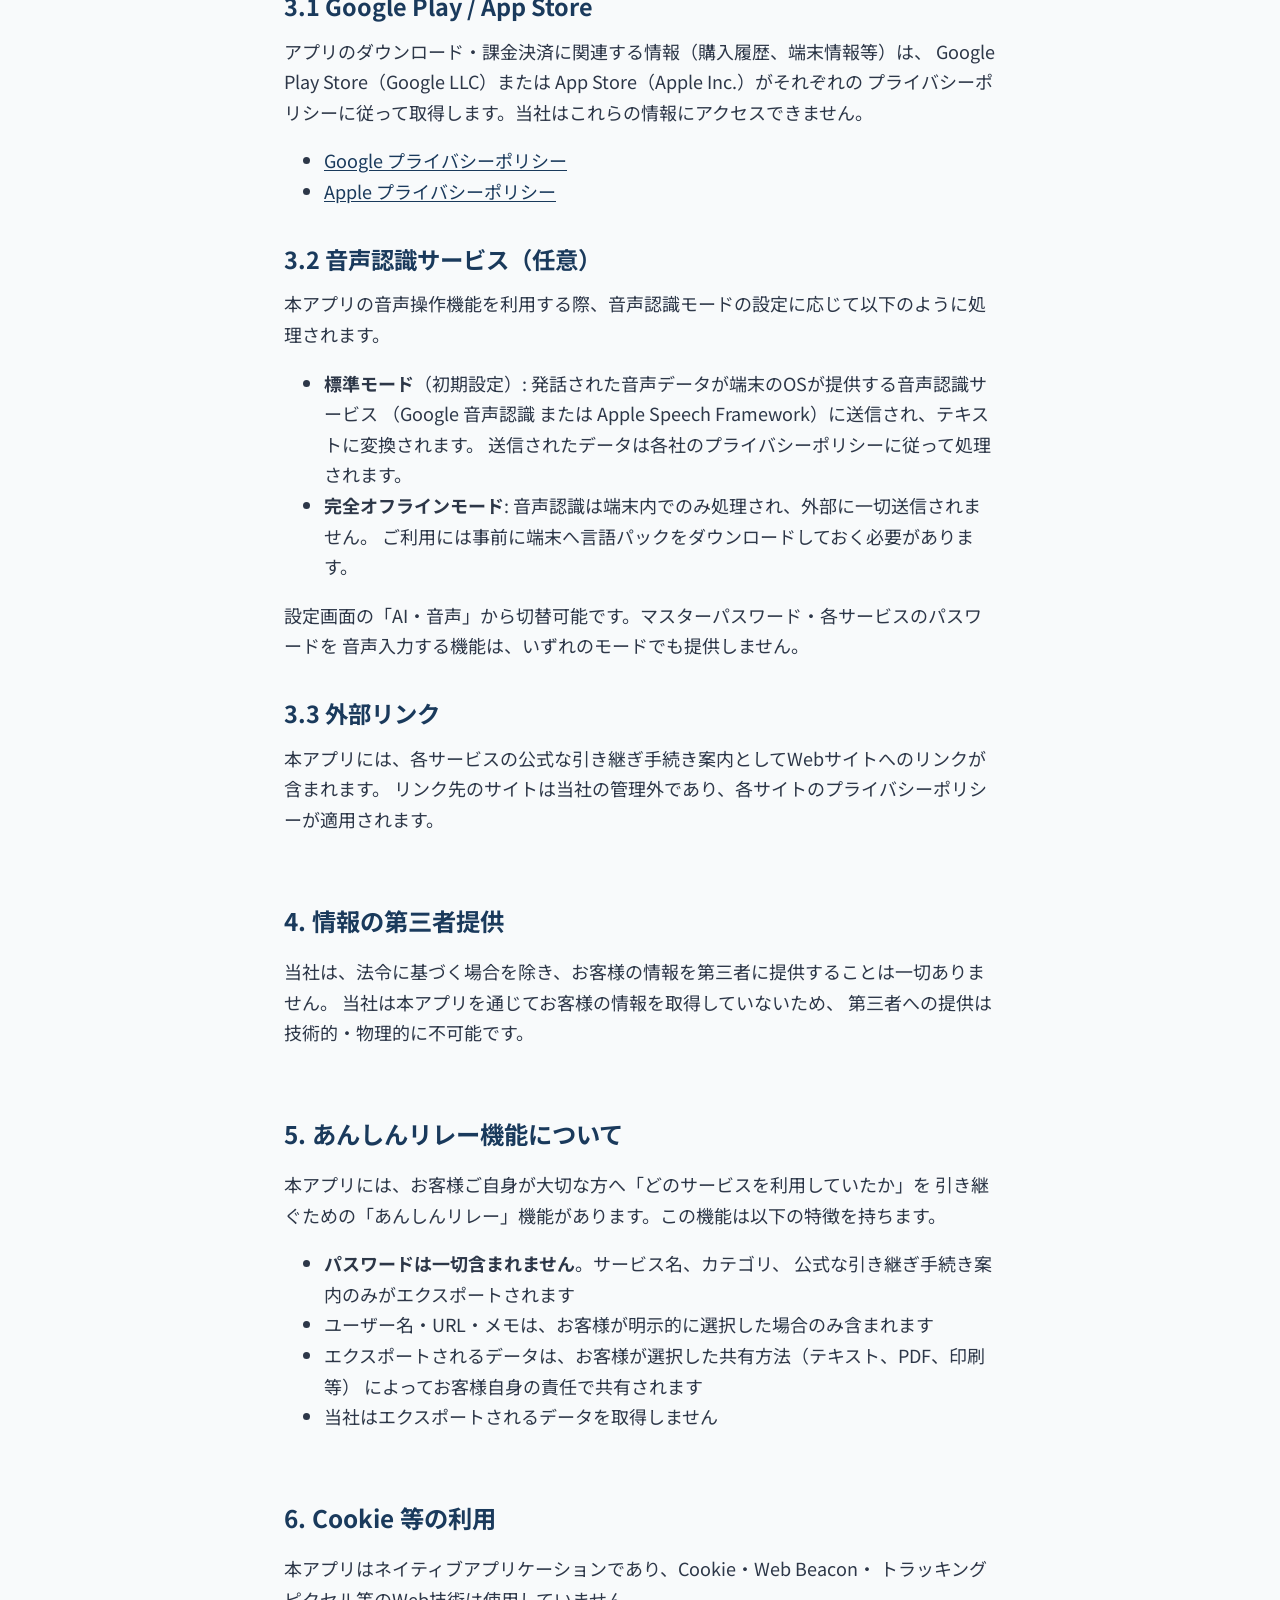
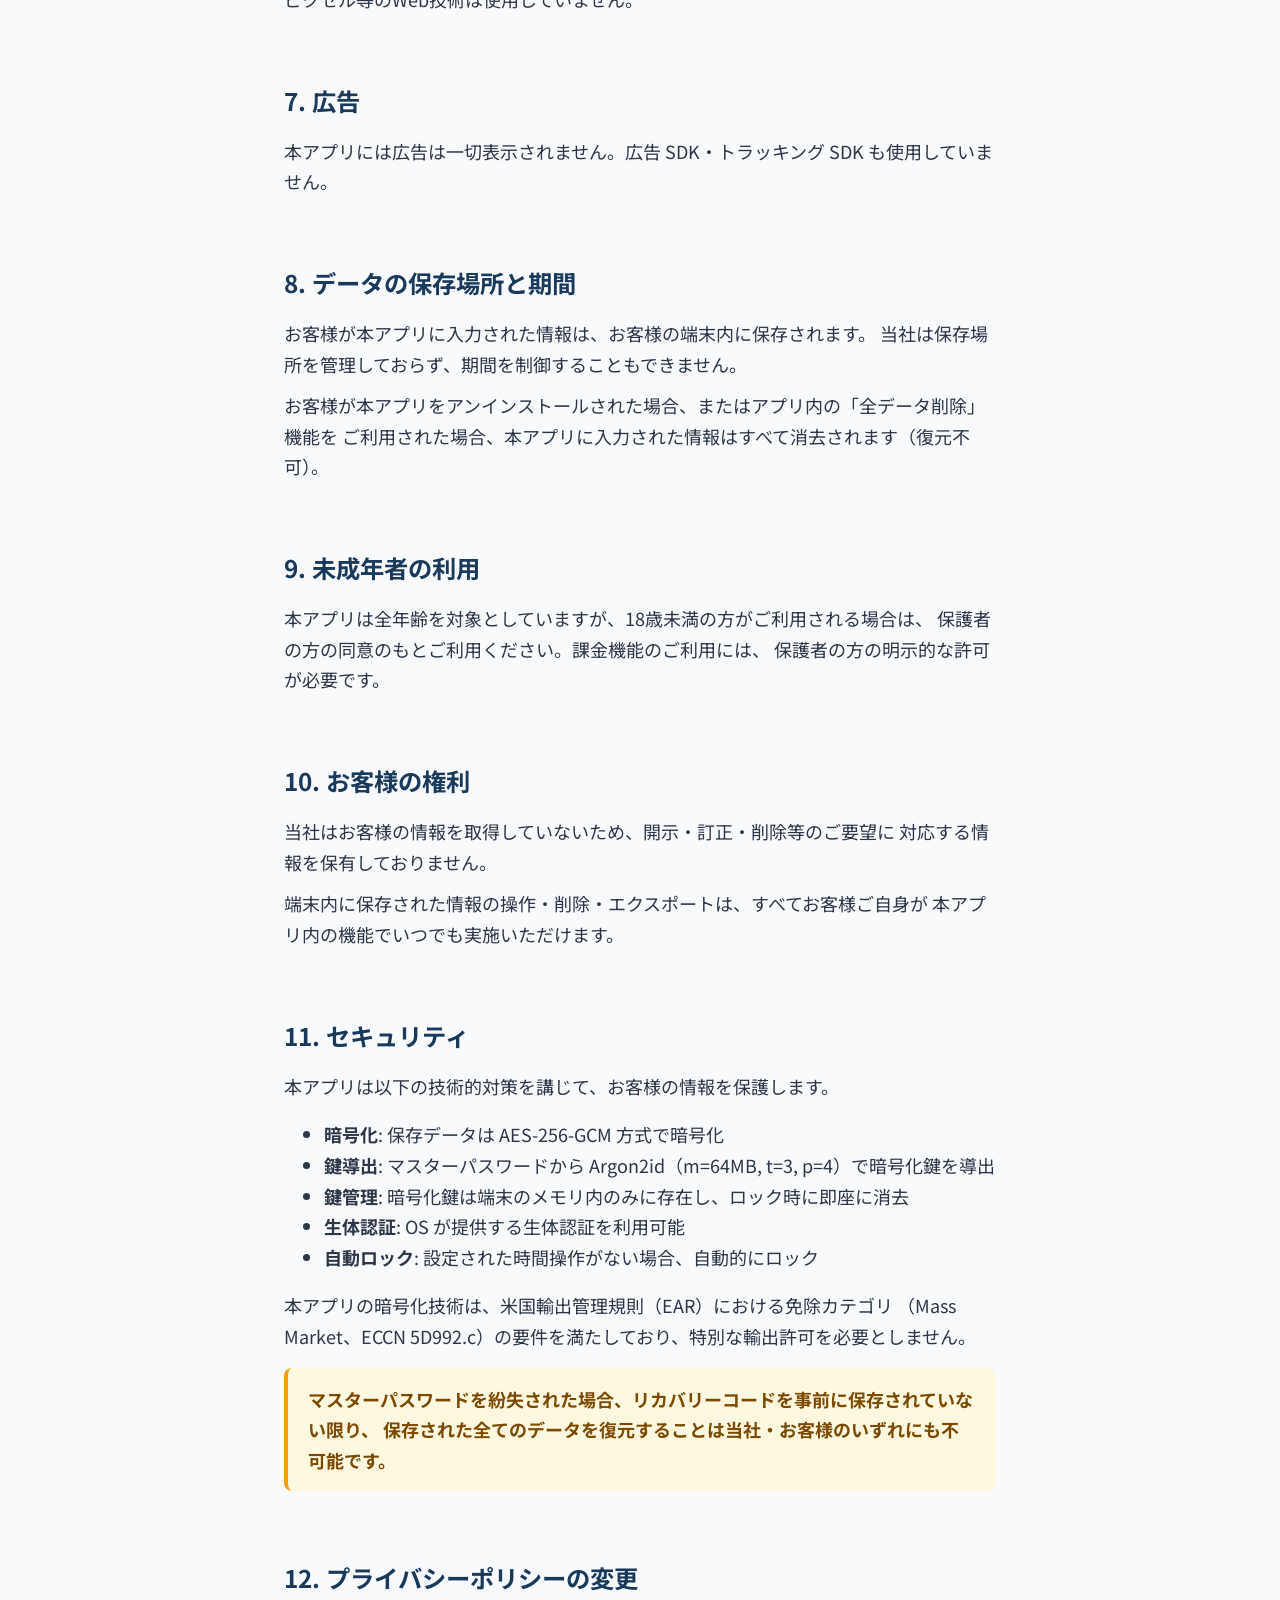
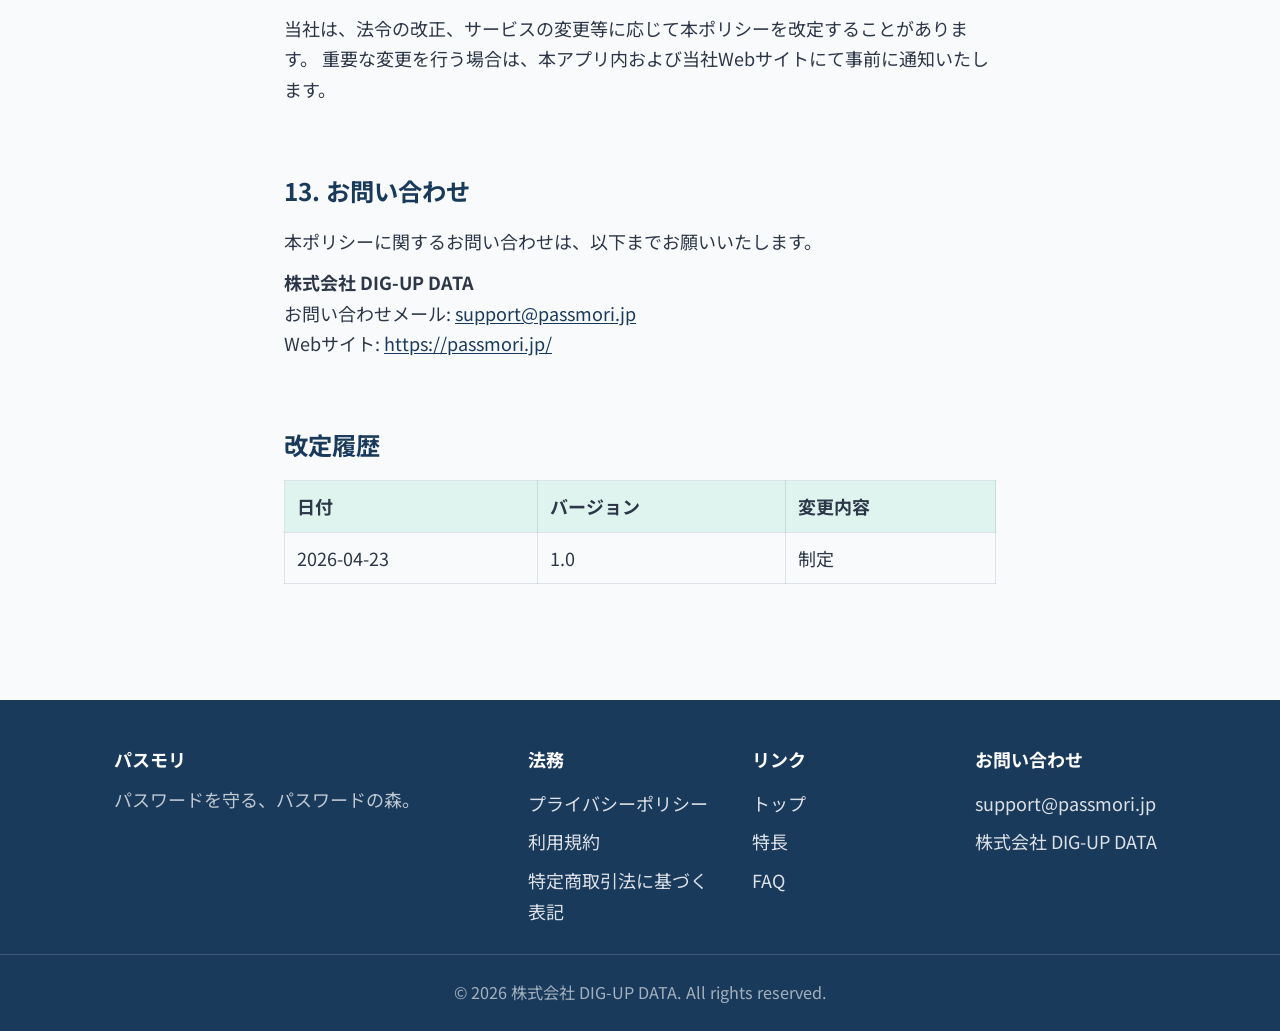
<file: privacy.html>
<!DOCTYPE html>
<html lang="ja">
<head>
<meta charset="UTF-8">
<meta name="viewport" content="width=device-width, initial-scale=1.0">
<title>プライバシーポリシー | パスモリ</title>
<meta name="description" content="パスモリのプライバシーポリシー。データは端末から一切出ない設計を詳しく説明します。">
<meta name="theme-color" content="#4FC9A8">
<meta name="robots" content="index, follow">

<link rel="preconnect" href="https://fonts.googleapis.com">
<link rel="preconnect" href="https://fonts.gstatic.com" crossorigin>
<link rel="stylesheet" href="https://fonts.googleapis.com/css2?family=Noto+Sans+JP:wght@400;600;700&display=swap">
<link rel="stylesheet" href="assets/style.css">
<link rel="icon" href="assets/img/app-icon.jpg">
</head>
<body>

<header class="site-header">
  <div class="container">
    <a href="/" class="brand">
      <img src="assets/img/app-icon.jpg" alt="パスモリ ロゴ">
      <span class="brand-name">パスモリ</span>
    </a>
    <nav class="nav-links">
      <a href="/">トップ</a>
      <a href="privacy.html">プライバシー</a>
      <a href="terms.html">利用規約</a>
      <a href="commercial.html">特定商取引法</a>
    </nav>
  </div>
</header>

<main class="doc">
  <div class="narrow">

    <h1>プライバシーポリシー</h1>
    <div class="doc-meta">
      対象サービス: パスモリ（PassMori）<br>
      提供者: 株式会社 DIG-UP DATA（以下「当社」といいます）<br>
      制定日: 2026-04-23 / 最終改定日: 2026-04-23
    </div>

    <h2>1. 基本方針</h2>
    <p>
      当社は、パスモリ（以下「本アプリ」といいます）の提供にあたり、
      お客様のプライバシー保護を最優先事項と位置付けています。
    </p>
    <p>
      本アプリの設計方針は <strong>「データは端末から一切出さない」</strong> です。
      本ポリシーは、この方針を具体的にどのように実現しているかを説明するものです。
    </p>

    <h2>2. 取得する情報</h2>
    <p>
      当社は、本アプリの利用に関連して<strong>お客様の個人情報を取得しません</strong>。
    </p>

    <h3>2.1 本アプリで入力される情報</h3>
    <p>
      お客様が本アプリに入力された以下の情報は、すべて<strong>お客様の端末内</strong>に
      暗号化（AES-256-GCM方式）して保存され、当社のサーバーその他外部の装置には一切送信されません。
    </p>
    <ul>
      <li>マスターパスワード（当社サーバーには平文・ハッシュ問わず送信されない）</li>
      <li>各種サービスのアカウント名・パスワード・URL・メモ</li>
      <li>カテゴリ、お気に入り等の整理情報</li>
      <li>リカバリーコード</li>
    </ul>
    <p>
      当社はこれらの情報にアクセスできません。お客様のマスターパスワードを
      当社が保有・復元することは技術的に不可能です。
    </p>

    <h3>2.2 生体認証</h3>
    <p>
      本アプリは端末のOSが提供する生体認証（指紋・顔認証等）機能を利用します。
      生体情報そのものはOSが管理し、本アプリや当社はアクセスできません。
    </p>

    <h3>2.3 技術的情報</h3>
    <p>
      当社は本アプリの利用状況を把握するための技術的情報
      （IPアドレス、端末識別子、クラッシュログ等）を<strong>取得していません</strong>。
    </p>
    <p>
      将来、アプリの品質向上のためにクラッシュレポート収集ツール等を導入する場合は、
      事前に本ポリシーを改定し、お客様の同意を得た上で導入いたします。
    </p>

    <h2>3. 第三者が取得する可能性がある情報</h2>

    <h3>3.1 Google Play / App Store</h3>
    <p>
      アプリのダウンロード・課金決済に関連する情報（購入履歴、端末情報等）は、
      Google Play Store（Google LLC）または App Store（Apple Inc.）がそれぞれの
      プライバシーポリシーに従って取得します。当社はこれらの情報にアクセスできません。
    </p>
    <ul>
      <li><a href="https://policies.google.com/privacy" target="_blank" rel="noopener">Google プライバシーポリシー</a></li>
      <li><a href="https://www.apple.com/legal/privacy/" target="_blank" rel="noopener">Apple プライバシーポリシー</a></li>
    </ul>

    <h3>3.2 音声認識サービス（任意）</h3>
    <p>
      本アプリの音声操作機能を利用する際、音声認識モードの設定に応じて以下のように処理されます。
    </p>
    <ul>
      <li><strong>標準モード</strong>（初期設定）: 発話された音声データが端末のOSが提供する音声認識サービス
        （Google 音声認識 または Apple Speech Framework）に送信され、テキストに変換されます。
        送信されたデータは各社のプライバシーポリシーに従って処理されます。</li>
      <li><strong>完全オフラインモード</strong>: 音声認識は端末内でのみ処理され、外部に一切送信されません。
        ご利用には事前に端末へ言語パックをダウンロードしておく必要があります。</li>
    </ul>
    <p>
      設定画面の「AI・音声」から切替可能です。マスターパスワード・各サービスのパスワードを
      音声入力する機能は、いずれのモードでも提供しません。
    </p>

    <h3>3.3 外部リンク</h3>
    <p>
      本アプリには、各サービスの公式な引き継ぎ手続き案内としてWebサイトへのリンクが含まれます。
      リンク先のサイトは当社の管理外であり、各サイトのプライバシーポリシーが適用されます。
    </p>

    <h2>4. 情報の第三者提供</h2>
    <p>
      当社は、法令に基づく場合を除き、お客様の情報を第三者に提供することは一切ありません。
      当社は本アプリを通じてお客様の情報を取得していないため、
      第三者への提供は技術的・物理的に不可能です。
    </p>

    <h2>5. あんしんリレー機能について</h2>
    <p>
      本アプリには、お客様ご自身が大切な方へ「どのサービスを利用していたか」を
      引き継ぐための「あんしんリレー」機能があります。この機能は以下の特徴を持ちます。
    </p>
    <ul>
      <li><strong>パスワードは一切含まれません</strong>。サービス名、カテゴリ、
        公式な引き継ぎ手続き案内のみがエクスポートされます</li>
      <li>ユーザー名・URL・メモは、お客様が明示的に選択した場合のみ含まれます</li>
      <li>エクスポートされるデータは、お客様が選択した共有方法（テキスト、PDF、印刷等）
        によってお客様自身の責任で共有されます</li>
      <li>当社はエクスポートされるデータを取得しません</li>
    </ul>

    <h2>6. Cookie 等の利用</h2>
    <p>
      本アプリはネイティブアプリケーションであり、Cookie・Web Beacon・
      トラッキングピクセル等のWeb技術は使用していません。
    </p>

    <h2>7. 広告</h2>
    <p>
      本アプリには広告は一切表示されません。広告 SDK・トラッキング SDK も使用していません。
    </p>

    <h2>8. データの保存場所と期間</h2>
    <p>
      お客様が本アプリに入力された情報は、お客様の端末内に保存されます。
      当社は保存場所を管理しておらず、期間を制御することもできません。
    </p>
    <p>
      お客様が本アプリをアンインストールされた場合、またはアプリ内の「全データ削除」機能を
      ご利用された場合、本アプリに入力された情報はすべて消去されます（復元不可）。
    </p>

    <h2>9. 未成年者の利用</h2>
    <p>
      本アプリは全年齢を対象としていますが、18歳未満の方がご利用される場合は、
      保護者の方の同意のもとご利用ください。課金機能のご利用には、
      保護者の方の明示的な許可が必要です。
    </p>

    <h2>10. お客様の権利</h2>
    <p>
      当社はお客様の情報を取得していないため、開示・訂正・削除等のご要望に
      対応する情報を保有しておりません。
    </p>
    <p>
      端末内に保存された情報の操作・削除・エクスポートは、すべてお客様ご自身が
      本アプリ内の機能でいつでも実施いただけます。
    </p>

    <h2>11. セキュリティ</h2>
    <p>本アプリは以下の技術的対策を講じて、お客様の情報を保護します。</p>
    <ul>
      <li><strong>暗号化</strong>: 保存データは AES-256-GCM 方式で暗号化</li>
      <li><strong>鍵導出</strong>: マスターパスワードから Argon2id（m=64MB, t=3, p=4）で暗号化鍵を導出</li>
      <li><strong>鍵管理</strong>: 暗号化鍵は端末のメモリ内のみに存在し、ロック時に即座に消去</li>
      <li><strong>生体認証</strong>: OS が提供する生体認証を利用可能</li>
      <li><strong>自動ロック</strong>: 設定された時間操作がない場合、自動的にロック</li>
    </ul>
    <p>
      本アプリの暗号化技術は、米国輸出管理規則（EAR）における免除カテゴリ
      （Mass Market、ECCN 5D992.c）の要件を満たしており、特別な輸出許可を必要としません。
    </p>
    <blockquote>
      <strong>マスターパスワードを紛失された場合、リカバリーコードを事前に保存されていない限り、
      保存された全てのデータを復元することは当社・お客様のいずれにも不可能です。</strong>
    </blockquote>

    <h2>12. プライバシーポリシーの変更</h2>
    <p>
      当社は、法令の改正、サービスの変更等に応じて本ポリシーを改定することがあります。
      重要な変更を行う場合は、本アプリ内および当社Webサイトにて事前に通知いたします。
    </p>

    <h2>13. お問い合わせ</h2>
    <p>本ポリシーに関するお問い合わせは、以下までお願いいたします。</p>
    <p>
      <strong>株式会社 DIG-UP DATA</strong><br>
      お問い合わせメール: <a href="mailto:support@passmori.jp">support@passmori.jp</a><br>
      Webサイト: <a href="https://passmori.jp/">https://passmori.jp/</a>
    </p>

    <h2>改定履歴</h2>
    <table>
      <thead>
        <tr><th>日付</th><th>バージョン</th><th>変更内容</th></tr>
      </thead>
      <tbody>
        <tr><td>2026-04-23</td><td>1.0</td><td>制定</td></tr>
      </tbody>
    </table>

  </div>
</main>

<footer class="site-footer">
  <div class="container">
    <div>
      <h4>パスモリ</h4>
      <p style="margin: 0; opacity: 0.85;">
        パスワードを守る、パスワードの森。
      </p>
    </div>
    <div>
      <h4>法務</h4>
      <ul>
        <li><a href="privacy.html">プライバシーポリシー</a></li>
        <li><a href="terms.html">利用規約</a></li>
        <li><a href="commercial.html">特定商取引法に基づく表記</a></li>
      </ul>
    </div>
    <div>
      <h4>リンク</h4>
      <ul>
        <li><a href="/">トップ</a></li>
        <li><a href="#features">特長</a></li>
        <li><a href="#faq">FAQ</a></li>
      </ul>
    </div>
    <div>
      <h4>お問い合わせ</h4>
      <ul>
        <li><a href="mailto:support@passmori.jp">support@passmori.jp</a></li>
        <li>株式会社 DIG-UP DATA</li>
      </ul>
    </div>
  </div>
  <div class="footer-bottom">
    © 2026 株式会社 DIG-UP DATA. All rights reserved.
  </div>
</footer>

</body>
</html>
</file>
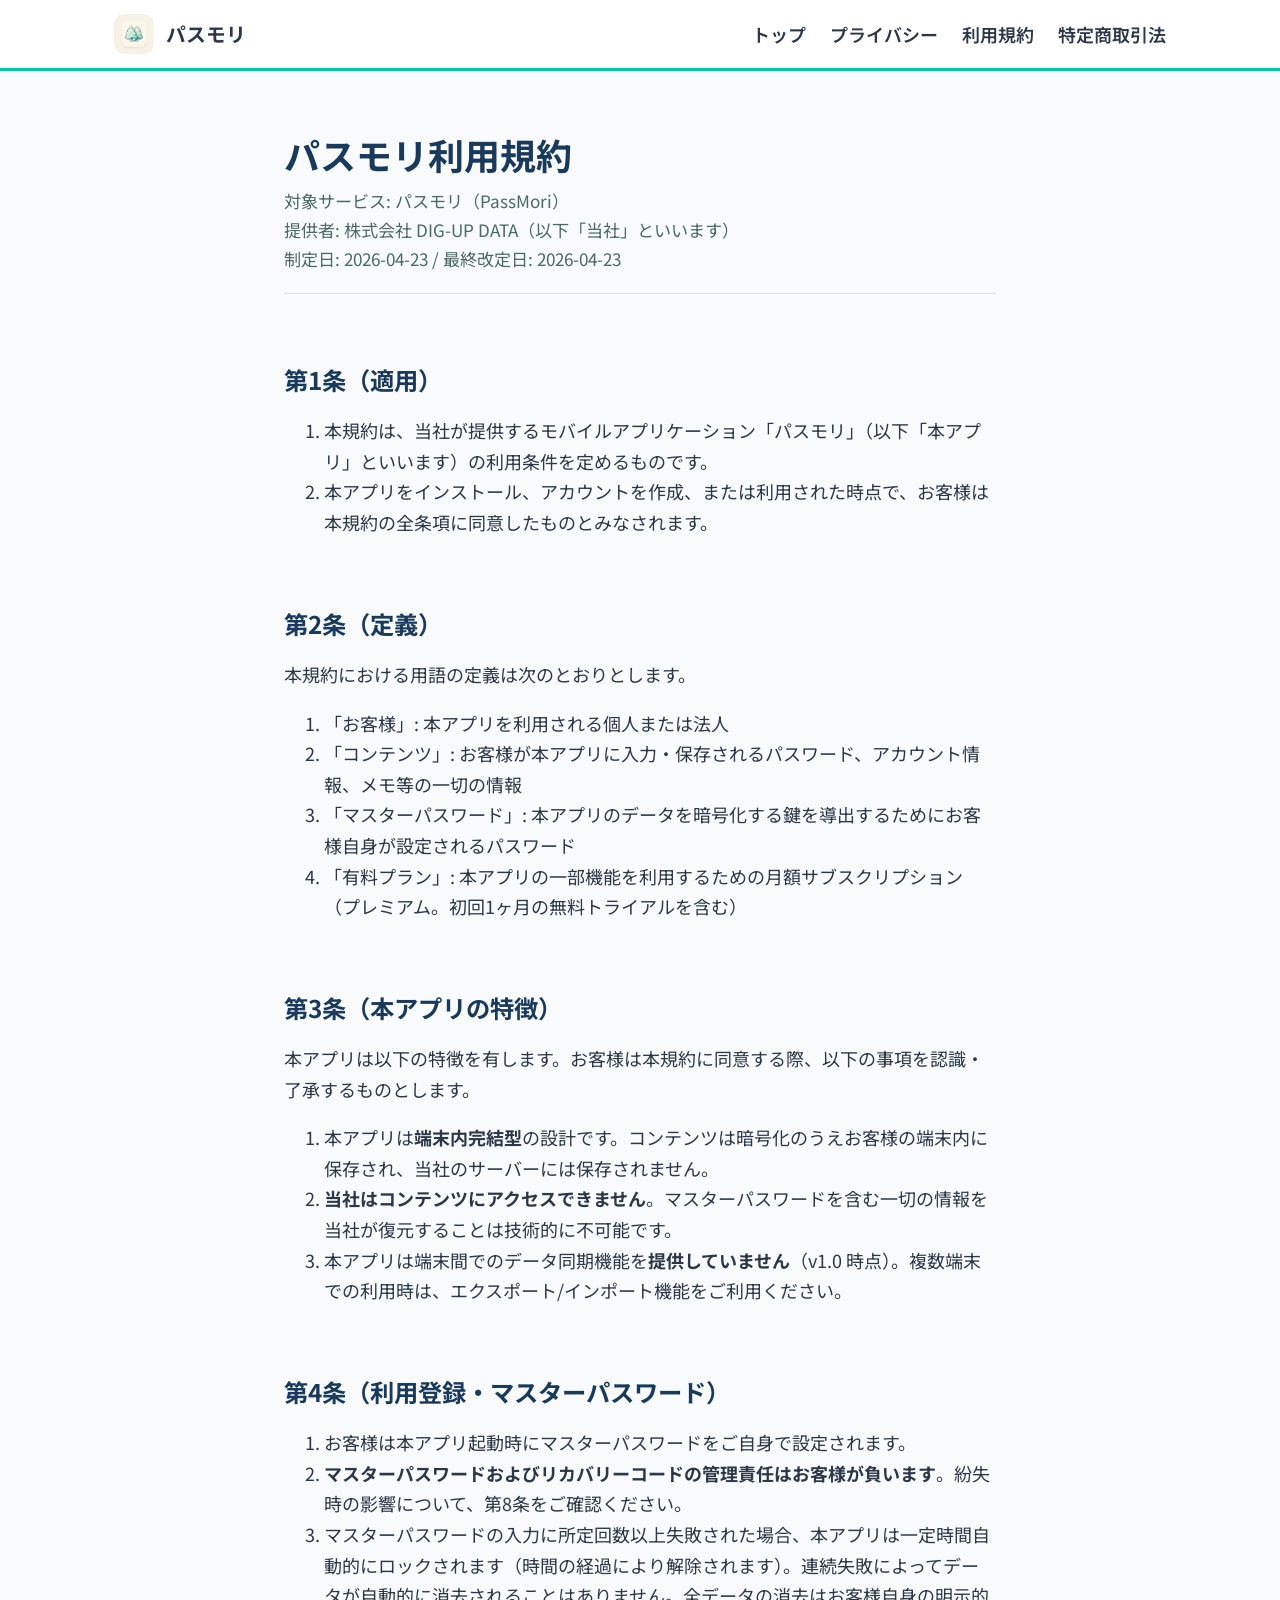
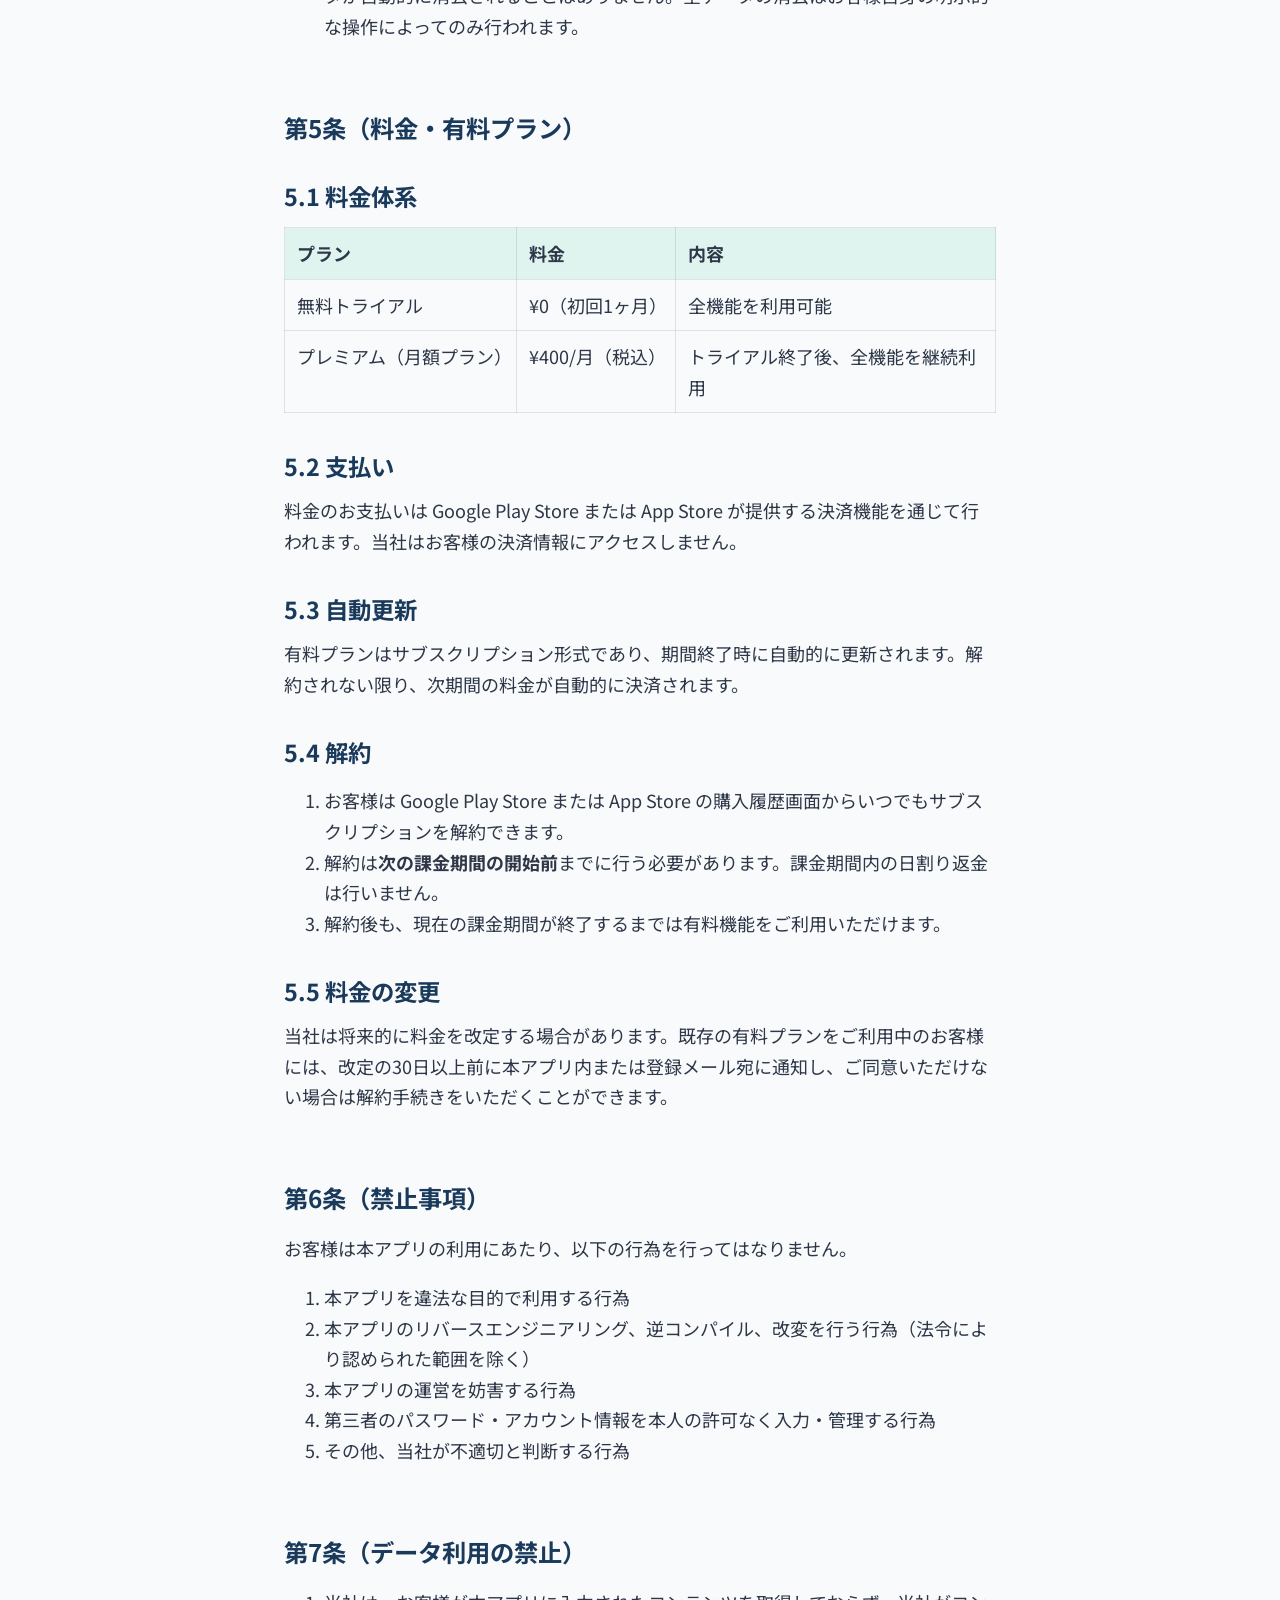
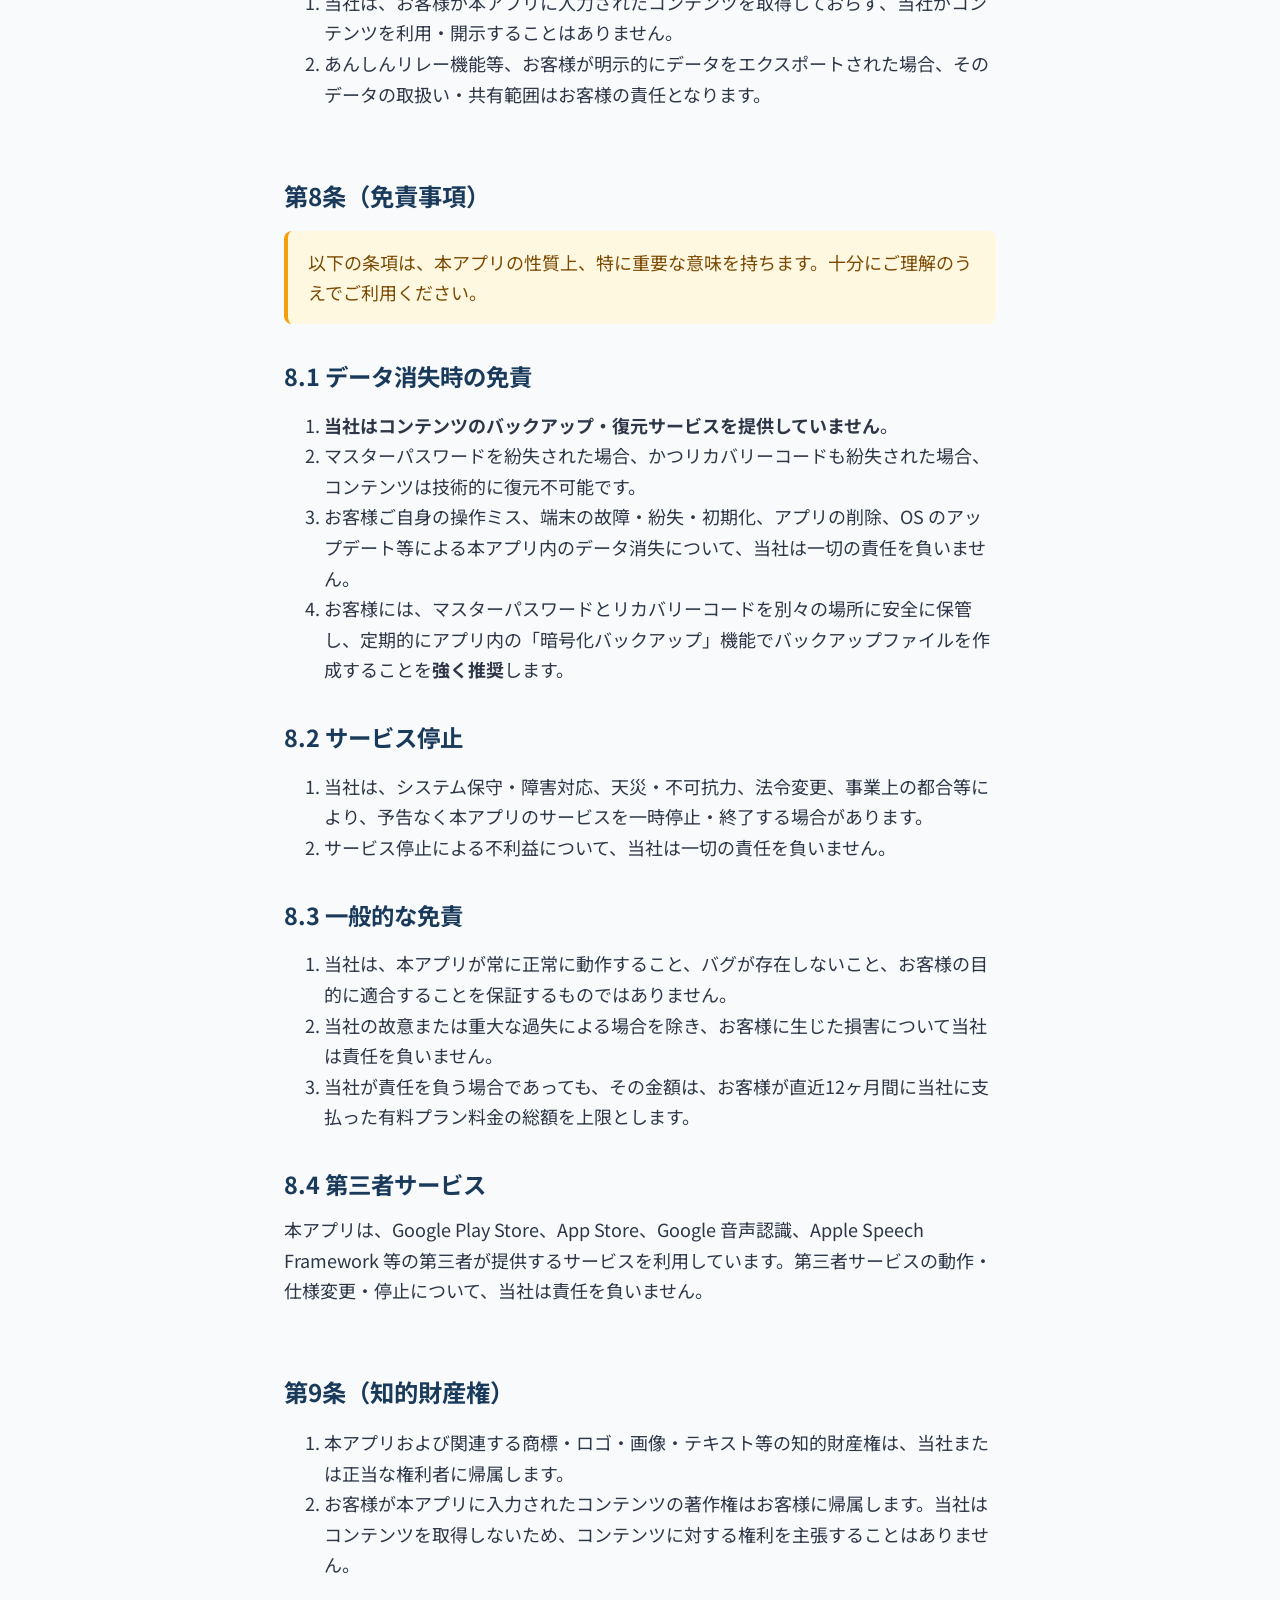
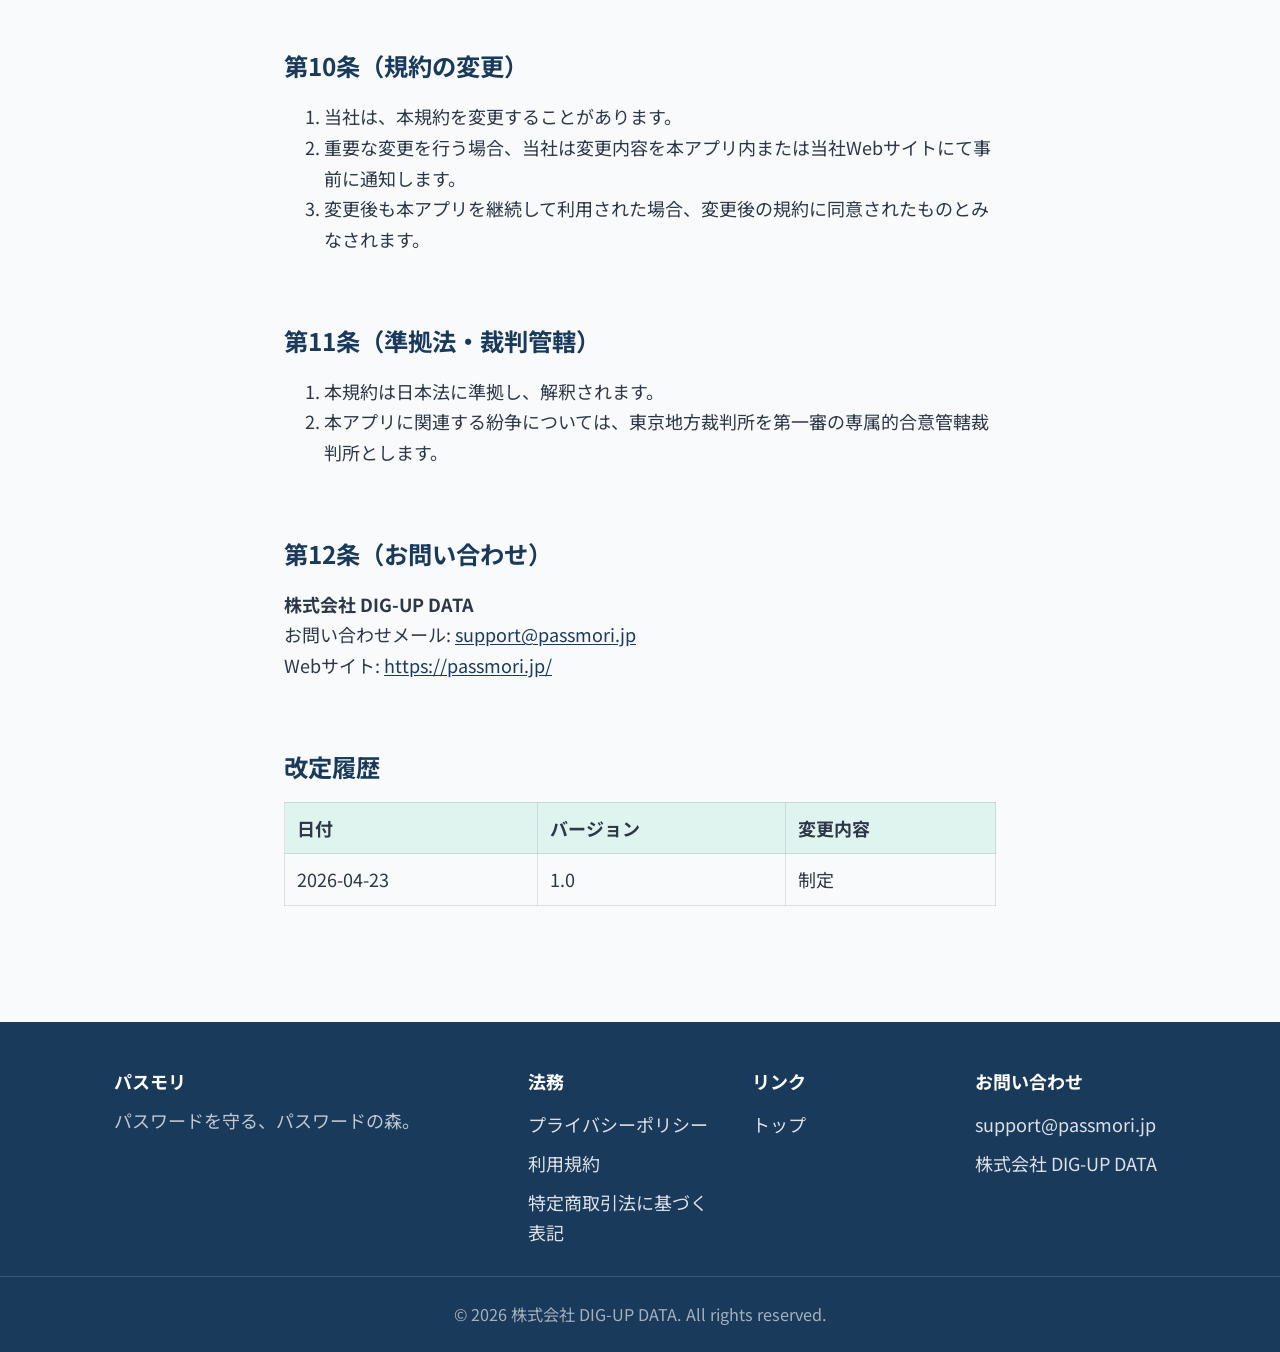
<file: terms.html>
<!DOCTYPE html>
<html lang="ja">
<head>
<meta charset="UTF-8">
<meta name="viewport" content="width=device-width, initial-scale=1.0">
<title>利用規約 | パスモリ</title>
<meta name="description" content="パスモリの利用規約。マスターパスワードの管理責任、サブスクリプション解約方法などを記載。">
<meta name="theme-color" content="#4FC9A8">

<link rel="preconnect" href="https://fonts.googleapis.com">
<link rel="preconnect" href="https://fonts.gstatic.com" crossorigin>
<link rel="stylesheet" href="https://fonts.googleapis.com/css2?family=Noto+Sans+JP:wght@400;600;700&display=swap">
<link rel="stylesheet" href="assets/style.css">
<link rel="icon" href="assets/img/app-icon.jpg">
</head>
<body>

<header class="site-header">
  <div class="container">
    <a href="/" class="brand">
      <img src="assets/img/app-icon.jpg" alt="パスモリ ロゴ">
      <span class="brand-name">パスモリ</span>
    </a>
    <nav class="nav-links">
      <a href="/">トップ</a>
      <a href="privacy.html">プライバシー</a>
      <a href="terms.html">利用規約</a>
      <a href="commercial.html">特定商取引法</a>
    </nav>
  </div>
</header>

<main class="doc">
  <div class="narrow">

    <h1>パスモリ利用規約</h1>
    <div class="doc-meta">
      対象サービス: パスモリ（PassMori）<br>
      提供者: 株式会社 DIG-UP DATA（以下「当社」といいます）<br>
      制定日: 2026-04-23 / 最終改定日: 2026-04-23
    </div>

    <h2>第1条（適用）</h2>
    <ol>
      <li>本規約は、当社が提供するモバイルアプリケーション「パスモリ」（以下「本アプリ」といいます）の利用条件を定めるものです。</li>
      <li>本アプリをインストール、アカウントを作成、または利用された時点で、お客様は本規約の全条項に同意したものとみなされます。</li>
    </ol>

    <h2>第2条（定義）</h2>
    <p>本規約における用語の定義は次のとおりとします。</p>
    <ol>
      <li>「お客様」: 本アプリを利用される個人または法人</li>
      <li>「コンテンツ」: お客様が本アプリに入力・保存されるパスワード、アカウント情報、メモ等の一切の情報</li>
      <li>「マスターパスワード」: 本アプリのデータを暗号化する鍵を導出するためにお客様自身が設定されるパスワード</li>
      <li>「有料プラン」: 本アプリの一部機能を利用するための月額サブスクリプション（プレミアム。初回1ヶ月の無料トライアルを含む）</li>
    </ol>

    <h2>第3条（本アプリの特徴）</h2>
    <p>本アプリは以下の特徴を有します。お客様は本規約に同意する際、以下の事項を認識・了承するものとします。</p>
    <ol>
      <li>本アプリは<strong>端末内完結型</strong>の設計です。コンテンツは暗号化のうえお客様の端末内に保存され、当社のサーバーには保存されません。</li>
      <li><strong>当社はコンテンツにアクセスできません</strong>。マスターパスワードを含む一切の情報を当社が復元することは技術的に不可能です。</li>
      <li>本アプリは端末間でのデータ同期機能を<strong>提供していません</strong>（v1.0 時点）。複数端末での利用時は、エクスポート/インポート機能をご利用ください。</li>
    </ol>

    <h2>第4条（利用登録・マスターパスワード）</h2>
    <ol>
      <li>お客様は本アプリ起動時にマスターパスワードをご自身で設定されます。</li>
      <li><strong>マスターパスワードおよびリカバリーコードの管理責任はお客様が負います</strong>。紛失時の影響について、第8条をご確認ください。</li>
      <li>マスターパスワードの入力に所定回数以上失敗された場合、本アプリは一定時間自動的にロックされます（時間の経過により解除されます）。連続失敗によってデータが自動的に消去されることはありません。全データの消去はお客様自身の明示的な操作によってのみ行われます。</li>
    </ol>

    <h2>第5条（料金・有料プラン）</h2>

    <h3>5.1 料金体系</h3>
    <table>
      <thead>
        <tr><th>プラン</th><th>料金</th><th>内容</th></tr>
      </thead>
      <tbody>
        <tr><td>無料トライアル</td><td>¥0（初回1ヶ月）</td><td>全機能を利用可能</td></tr>
        <tr><td>プレミアム（月額プラン）</td><td>¥400/月（税込）</td><td>トライアル終了後、全機能を継続利用</td></tr>
      </tbody>
    </table>

    <h3>5.2 支払い</h3>
    <p>料金のお支払いは Google Play Store または App Store が提供する決済機能を通じて行われます。当社はお客様の決済情報にアクセスしません。</p>

    <h3>5.3 自動更新</h3>
    <p>有料プランはサブスクリプション形式であり、期間終了時に自動的に更新されます。解約されない限り、次期間の料金が自動的に決済されます。</p>

    <h3>5.4 解約</h3>
    <ol>
      <li>お客様は Google Play Store または App Store の購入履歴画面からいつでもサブスクリプションを解約できます。</li>
      <li>解約は<strong>次の課金期間の開始前</strong>までに行う必要があります。課金期間内の日割り返金は行いません。</li>
      <li>解約後も、現在の課金期間が終了するまでは有料機能をご利用いただけます。</li>
    </ol>

    <h3>5.5 料金の変更</h3>
    <p>当社は将来的に料金を改定する場合があります。既存の有料プランをご利用中のお客様には、改定の30日以上前に本アプリ内または登録メール宛に通知し、ご同意いただけない場合は解約手続きをいただくことができます。</p>

    <h2>第6条（禁止事項）</h2>
    <p>お客様は本アプリの利用にあたり、以下の行為を行ってはなりません。</p>
    <ol>
      <li>本アプリを違法な目的で利用する行為</li>
      <li>本アプリのリバースエンジニアリング、逆コンパイル、改変を行う行為（法令により認められた範囲を除く）</li>
      <li>本アプリの運営を妨害する行為</li>
      <li>第三者のパスワード・アカウント情報を本人の許可なく入力・管理する行為</li>
      <li>その他、当社が不適切と判断する行為</li>
    </ol>

    <h2>第7条（データ利用の禁止）</h2>
    <ol>
      <li>当社は、お客様が本アプリに入力されたコンテンツを取得しておらず、当社がコンテンツを利用・開示することはありません。</li>
      <li>あんしんリレー機能等、お客様が明示的にデータをエクスポートされた場合、そのデータの取扱い・共有範囲はお客様の責任となります。</li>
    </ol>

    <h2>第8条（免責事項）</h2>
    <blockquote>
      以下の条項は、本アプリの性質上、特に重要な意味を持ちます。十分にご理解のうえでご利用ください。
    </blockquote>

    <h3>8.1 データ消失時の免責</h3>
    <ol>
      <li><strong>当社はコンテンツのバックアップ・復元サービスを提供していません</strong>。</li>
      <li>マスターパスワードを紛失された場合、かつリカバリーコードも紛失された場合、コンテンツは技術的に復元不可能です。</li>
      <li>お客様ご自身の操作ミス、端末の故障・紛失・初期化、アプリの削除、OS のアップデート等による本アプリ内のデータ消失について、当社は一切の責任を負いません。</li>
      <li>お客様には、マスターパスワードとリカバリーコードを別々の場所に安全に保管し、定期的にアプリ内の「暗号化バックアップ」機能でバックアップファイルを作成することを<strong>強く推奨</strong>します。</li>
    </ol>

    <h3>8.2 サービス停止</h3>
    <ol>
      <li>当社は、システム保守・障害対応、天災・不可抗力、法令変更、事業上の都合等により、予告なく本アプリのサービスを一時停止・終了する場合があります。</li>
      <li>サービス停止による不利益について、当社は一切の責任を負いません。</li>
    </ol>

    <h3>8.3 一般的な免責</h3>
    <ol>
      <li>当社は、本アプリが常に正常に動作すること、バグが存在しないこと、お客様の目的に適合することを保証するものではありません。</li>
      <li>当社の故意または重大な過失による場合を除き、お客様に生じた損害について当社は責任を負いません。</li>
      <li>当社が責任を負う場合であっても、その金額は、お客様が直近12ヶ月間に当社に支払った有料プラン料金の総額を上限とします。</li>
    </ol>

    <h3>8.4 第三者サービス</h3>
    <p>本アプリは、Google Play Store、App Store、Google 音声認識、Apple Speech Framework 等の第三者が提供するサービスを利用しています。第三者サービスの動作・仕様変更・停止について、当社は責任を負いません。</p>

    <h2>第9条（知的財産権）</h2>
    <ol>
      <li>本アプリおよび関連する商標・ロゴ・画像・テキスト等の知的財産権は、当社または正当な権利者に帰属します。</li>
      <li>お客様が本アプリに入力されたコンテンツの著作権はお客様に帰属します。当社はコンテンツを取得しないため、コンテンツに対する権利を主張することはありません。</li>
    </ol>

    <h2>第10条（規約の変更）</h2>
    <ol>
      <li>当社は、本規約を変更することがあります。</li>
      <li>重要な変更を行う場合、当社は変更内容を本アプリ内または当社Webサイトにて事前に通知します。</li>
      <li>変更後も本アプリを継続して利用された場合、変更後の規約に同意されたものとみなされます。</li>
    </ol>

    <h2>第11条（準拠法・裁判管轄）</h2>
    <ol>
      <li>本規約は日本法に準拠し、解釈されます。</li>
      <li>本アプリに関連する紛争については、東京地方裁判所を第一審の専属的合意管轄裁判所とします。</li>
    </ol>

    <h2>第12条（お問い合わせ）</h2>
    <p>
      <strong>株式会社 DIG-UP DATA</strong><br>
      お問い合わせメール: <a href="mailto:support@passmori.jp">support@passmori.jp</a><br>
      Webサイト: <a href="https://passmori.jp/">https://passmori.jp/</a>
    </p>

    <h2>改定履歴</h2>
    <table>
      <thead>
        <tr><th>日付</th><th>バージョン</th><th>変更内容</th></tr>
      </thead>
      <tbody>
        <tr><td>2026-04-23</td><td>1.0</td><td>制定</td></tr>
      </tbody>
    </table>

  </div>
</main>

<footer class="site-footer">
  <div class="container">
    <div>
      <h4>パスモリ</h4>
      <p style="margin: 0; opacity: 0.85;">パスワードを守る、パスワードの森。</p>
    </div>
    <div>
      <h4>法務</h4>
      <ul>
        <li><a href="privacy.html">プライバシーポリシー</a></li>
        <li><a href="terms.html">利用規約</a></li>
        <li><a href="commercial.html">特定商取引法に基づく表記</a></li>
      </ul>
    </div>
    <div>
      <h4>リンク</h4>
      <ul>
        <li><a href="/">トップ</a></li>
      </ul>
    </div>
    <div>
      <h4>お問い合わせ</h4>
      <ul>
        <li><a href="mailto:support@passmori.jp">support@passmori.jp</a></li>
        <li>株式会社 DIG-UP DATA</li>
      </ul>
    </div>
  </div>
  <div class="footer-bottom">
    © 2026 株式会社 DIG-UP DATA. All rights reserved.
  </div>
</footer>

</body>
</html>
</file>
<file: assets/style.css>
/* ---------------------------------------------------------------------------
 * パスモリ (PasMori) — LP & 法務文書 共通スタイル
 * Design language: watercolor mint-green + deep-navy accents,
 * generous spacing, senior-friendly typography (WCAG AA+).
 * --------------------------------------------------------------------------- */

:root {
  --mint: #00C9A7;
  --mint-deep: #00A98C;
  --mint-soft: #9FE8D6;
  --mint-pale: #DFF4EE;
  --navy: #1A3A5C;
  --navy-deep: #12293F;
  --ink: #2D3748;
  --ink-soft: #4A6A62;
  --cream: #F8FAFB;
  --white: #FFFFFF;
  --error: #E53E3E;
  --shadow: 0 4px 16px rgba(26, 58, 92, 0.12);
  --radius: 16px;
  --radius-sm: 8px;
  --max-width: 1100px;
}

* { box-sizing: border-box; }

html {
  font-size: 18px; /* baseline for elderly accessibility */
  scroll-behavior: smooth;
}

body {
  margin: 0;
  font-family: "Noto Sans JP", -apple-system, BlinkMacSystemFont, "Hiragino Sans",
    "Yu Gothic", Meiryo, sans-serif;
  line-height: 1.7;
  color: var(--ink);
  background: var(--cream);
  -webkit-font-smoothing: antialiased;
}

a { color: var(--navy); text-decoration: underline; text-underline-offset: 2px; }
a:hover { color: var(--mint-deep); }

h1, h2, h3, h4 { color: var(--navy); line-height: 1.3; font-weight: 700; }
h1 { font-size: 2.4rem; margin: 0 0 0.5em; }
h2 { font-size: 1.8rem; margin: 2em 0 0.8em; }
h3 { font-size: 1.3rem; margin: 1.6em 0 0.6em; }

p { margin: 0.6em 0; }

img { max-width: 100%; height: auto; display: block; }

/* ---------------------------------------------------------------------------
 * Layout helpers
 * --------------------------------------------------------------------------- */

.container {
  max-width: var(--max-width);
  margin: 0 auto;
  padding: 0 24px;
}

.narrow {
  max-width: 760px;
  margin: 0 auto;
  padding: 0 24px;
}

section {
  padding: 72px 0;
}

/* ---------------------------------------------------------------------------
 * Header / Nav
 * --------------------------------------------------------------------------- */

.site-header {
  position: sticky; top: 0; z-index: 10;
  background: rgba(255, 255, 255, 0.95);
  backdrop-filter: blur(8px);
  border-bottom: 3px solid var(--mint);
}
.site-header .container {
  display: flex; align-items: center; justify-content: space-between;
  padding-top: 14px; padding-bottom: 14px;
}
.brand {
  display: flex; align-items: center; gap: 12px;
  text-decoration: none; color: var(--ink);
}
.brand img { width: 40px; height: 40px; border-radius: 10px; }
.brand-name { font-weight: 700; font-size: 1.1rem; }
.nav-links { display: flex; gap: 24px; flex-wrap: wrap; }
.nav-links a { text-decoration: none; color: var(--ink); font-weight: 600; }
.nav-links a:hover { color: var(--mint); }

/* ---------------------------------------------------------------------------
 * Hero
 * --------------------------------------------------------------------------- */

.hero {
  padding: 96px 0 80px;
  background:
    linear-gradient(135deg, var(--navy-deep) 0%, var(--navy) 45%, #0E7E6C 100%);
}
.hero .container {
  display: grid;
  grid-template-columns: 1fr 1fr;
  gap: 48px;
  align-items: center;
}
.hero-copy h1 { font-size: 3rem; line-height: 1.2; color: var(--white); }
.hero-copy p { color: rgba(255, 255, 255, 0.92); }
.hero-copy p.lead {
  font-size: 1.25rem;
  color: var(--mint-soft);
  margin-top: 0.6em;
}
.hero-img { text-align: center; }
.hero-img img {
  border-radius: 28px;
  box-shadow: 0 12px 40px rgba(0, 0, 0, 0.35);
  max-width: 420px;
  margin: 0 auto;
}
.badges {
  display: flex; gap: 16px; margin-top: 32px; flex-wrap: wrap;
}
.badge-store {
  display: inline-flex; align-items: center; gap: 8px;
  padding: 14px 20px;
  background: var(--navy);
  color: var(--white);
  border-radius: 12px;
  text-decoration: none;
  font-weight: 600;
}
.badge-store.disabled {
  background: var(--ink-soft);
  cursor: not-allowed;
  opacity: 0.75;
}
.hero .badge-store {
  background: var(--mint);
  color: var(--navy-deep);
}
.hero .badge-store.disabled {
  background: rgba(255, 255, 255, 0.14);
  color: var(--white);
  border: 1px solid rgba(255, 255, 255, 0.45);
  opacity: 1;
}

/* ---------------------------------------------------------------------------
 * Section headings
 * --------------------------------------------------------------------------- */

.section-title {
  text-align: center; margin-bottom: 12px;
}
.section-title::after {
  content: '';
  display: block;
  width: 56px; height: 4px;
  background: var(--mint);
  border-radius: 2px;
  margin: 14px auto 0;
}
.section-lead {
  text-align: center; color: var(--ink-soft);
  font-size: 1.05rem; margin: 0 auto 48px; max-width: 680px;
}

/* ---------------------------------------------------------------------------
 * Features grid
 * --------------------------------------------------------------------------- */

.features {
  display: grid;
  grid-template-columns: repeat(auto-fit, minmax(260px, 1fr));
  gap: 24px;
}
.feature {
  background: var(--white);
  border-radius: var(--radius);
  padding: 28px;
  box-shadow: var(--shadow);
  border: 1px solid rgba(26, 58, 92, 0.05);
}
.feature .icon {
  width: 48px; height: 48px; border-radius: 12px;
  background: var(--mint-soft);
  display: inline-flex; align-items: center; justify-content: center;
  font-size: 1.6rem;
  margin-bottom: 12px;
}
.feature h3 { margin: 0 0 8px; font-size: 1.15rem; }
.feature p { margin: 0; color: var(--ink-soft); }

/* ---------------------------------------------------------------------------
 * Steps
 * --------------------------------------------------------------------------- */

.steps { counter-reset: step; display: grid; gap: 20px; }
.step {
  display: flex; gap: 20px; align-items: flex-start;
  background: var(--white);
  border-radius: var(--radius);
  padding: 24px;
  box-shadow: var(--shadow);
}
.step::before {
  counter-increment: step;
  content: counter(step);
  flex: 0 0 48px; height: 48px;
  display: inline-flex; align-items: center; justify-content: center;
  background: var(--navy);
  color: var(--white);
  border-radius: 50%;
  font-weight: 700; font-size: 1.2rem;
}
.step h3 { margin: 0 0 6px; font-size: 1.15rem; }
.step p { margin: 0; color: var(--ink-soft); }

/* ---------------------------------------------------------------------------
 * Pricing
 * --------------------------------------------------------------------------- */

.pricing {
  display: grid;
  grid-template-columns: repeat(auto-fit, minmax(260px, 1fr));
  gap: 24px;
}
.price-card {
  background: var(--white);
  border-radius: var(--radius);
  padding: 32px;
  box-shadow: var(--shadow);
  border: 2px solid transparent;
  position: relative;
}
.price-card.recommended { border-color: var(--mint); }
.price-card .ribbon {
  position: absolute; top: -12px; right: 24px;
  background: var(--mint); color: var(--white);
  padding: 4px 12px; border-radius: 999px;
  font-size: 0.85rem; font-weight: 700;
}
.price-card h3 { margin: 0 0 4px; font-size: 1.1rem; color: var(--navy); }
.price-card .amount {
  font-size: 2.2rem; font-weight: 700; color: var(--ink);
  margin: 12px 0 4px;
}
.price-card .amount small { font-size: 1rem; font-weight: 500; color: var(--ink-soft); }
.price-card ul {
  list-style: none; padding: 0; margin: 20px 0 0;
}
.price-card li {
  padding: 6px 0 6px 28px;
  position: relative;
  color: var(--ink-soft);
}
.price-card li::before {
  content: '✓'; position: absolute; left: 0; top: 6px;
  color: var(--mint); font-weight: 700;
}

/* ---------------------------------------------------------------------------
 * FAQ
 * --------------------------------------------------------------------------- */

.faq { display: grid; gap: 12px; }
.faq details {
  background: var(--white);
  border-radius: var(--radius-sm);
  padding: 16px 20px;
  box-shadow: var(--shadow);
}
.faq summary {
  cursor: pointer;
  font-weight: 600;
  list-style: none;
  position: relative;
  padding-right: 32px;
}
.faq summary::after {
  content: '+';
  position: absolute; right: 4px; top: 0;
  font-size: 1.4rem; color: var(--mint);
  transition: transform 0.2s;
}
.faq details[open] summary::after { content: '−'; }
.faq details p { margin-top: 12px; color: var(--ink-soft); }

/* ---------------------------------------------------------------------------
 * CTA
 * --------------------------------------------------------------------------- */

.cta {
  background:
    linear-gradient(135deg, var(--navy-deep) 0%, var(--navy) 40%, var(--mint-deep) 100%);
  color: var(--white);
  text-align: center;
  border-radius: var(--radius);
  padding: 56px 24px;
}
.cta h2 { color: var(--white); margin-top: 0; }
.cta p { color: rgba(255,255,255,0.9); max-width: 560px; margin: 0 auto 24px; }
.cta .badge-store { background: var(--white); color: var(--navy); }
.cta .badge-store.disabled { background: rgba(255,255,255,0.6); color: var(--navy); }

/* ---------------------------------------------------------------------------
 * Footer
 * --------------------------------------------------------------------------- */

.site-footer {
  background: var(--navy);
  color: rgba(255,255,255,0.85);
  padding: 48px 0 24px;
}
.site-footer a { color: rgba(255,255,255,0.85); text-decoration: none; }
.site-footer a:hover { color: var(--mint); }
.site-footer .container {
  display: grid;
  grid-template-columns: 2fr 1fr 1fr 1fr;
  gap: 32px;
}
.site-footer h4 { color: var(--white); margin: 0 0 12px; font-size: 1rem; }
.site-footer ul { list-style: none; padding: 0; margin: 0; }
.site-footer li { padding: 4px 0; }
.footer-bottom {
  text-align: center; padding-top: 24px;
  border-top: 1px solid rgba(255,255,255,0.15);
  margin-top: 24px;
  color: rgba(255,255,255,0.6);
  font-size: 0.9rem;
}

/* ---------------------------------------------------------------------------
 * Legal document pages
 * --------------------------------------------------------------------------- */

.doc {
  padding: 60px 0 100px;
}
.doc h1 { font-size: 2rem; margin-bottom: 8px; }
.doc .doc-meta {
  color: var(--ink-soft);
  font-size: 0.95rem;
  padding-bottom: 20px;
  border-bottom: 1px solid rgba(26, 58, 92, 0.12);
  margin-bottom: 32px;
}
.doc h2 {
  margin-top: 2.4em;
  padding-top: 12px;
  font-size: 1.35rem;
}
.doc table {
  width: 100%;
  border-collapse: collapse;
  margin: 16px 0;
}
.doc th, .doc td {
  padding: 10px 12px;
  border: 1px solid rgba(26, 58, 92, 0.12);
  text-align: left;
  vertical-align: top;
}
.doc th {
  background: var(--mint-pale);
  font-weight: 700;
}
.doc blockquote {
  margin: 16px 0;
  padding: 16px 20px;
  background: #FFF8E1;
  border-left: 4px solid #F59E0B;
  border-radius: var(--radius-sm);
  color: #7C4A03;
}
.doc code {
  background: var(--mint-pale);
  padding: 2px 6px;
  border-radius: 4px;
  font-size: 0.95em;
}

/* ---------------------------------------------------------------------------
 * Responsive
 * --------------------------------------------------------------------------- */

@media (max-width: 860px) {
  html { font-size: 17px; }
  .hero .container { grid-template-columns: 1fr; }
  .hero-copy h1 { font-size: 2.2rem; }
  .hero-img img { max-width: 240px; }
  .site-header .container { flex-direction: column; gap: 12px; }
  .nav-links { gap: 16px; }
  .site-footer .container { grid-template-columns: 1fr 1fr; }
  section { padding: 56px 0; }
}

@media (max-width: 520px) {
  .hero-copy h1 { font-size: 1.8rem; }
  h2 { font-size: 1.5rem; }
  .site-footer .container { grid-template-columns: 1fr; }
}
</file>
